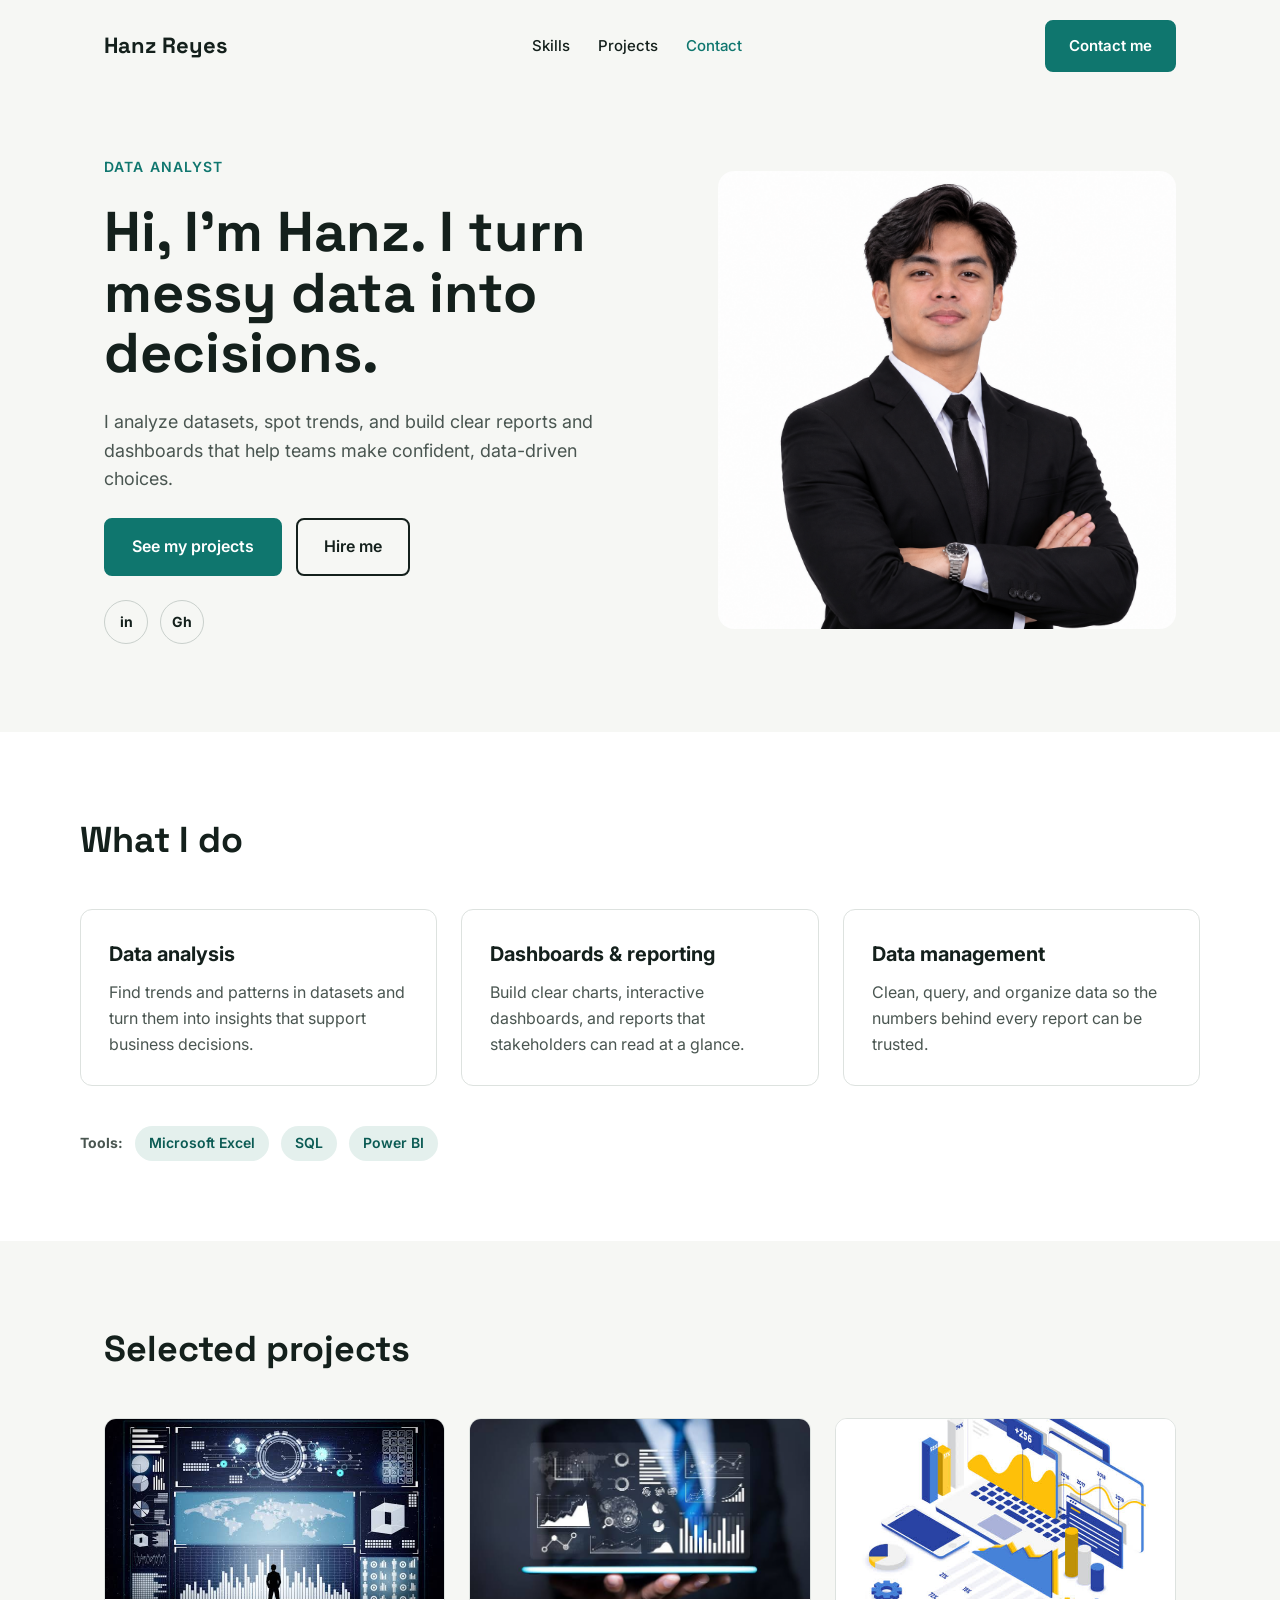
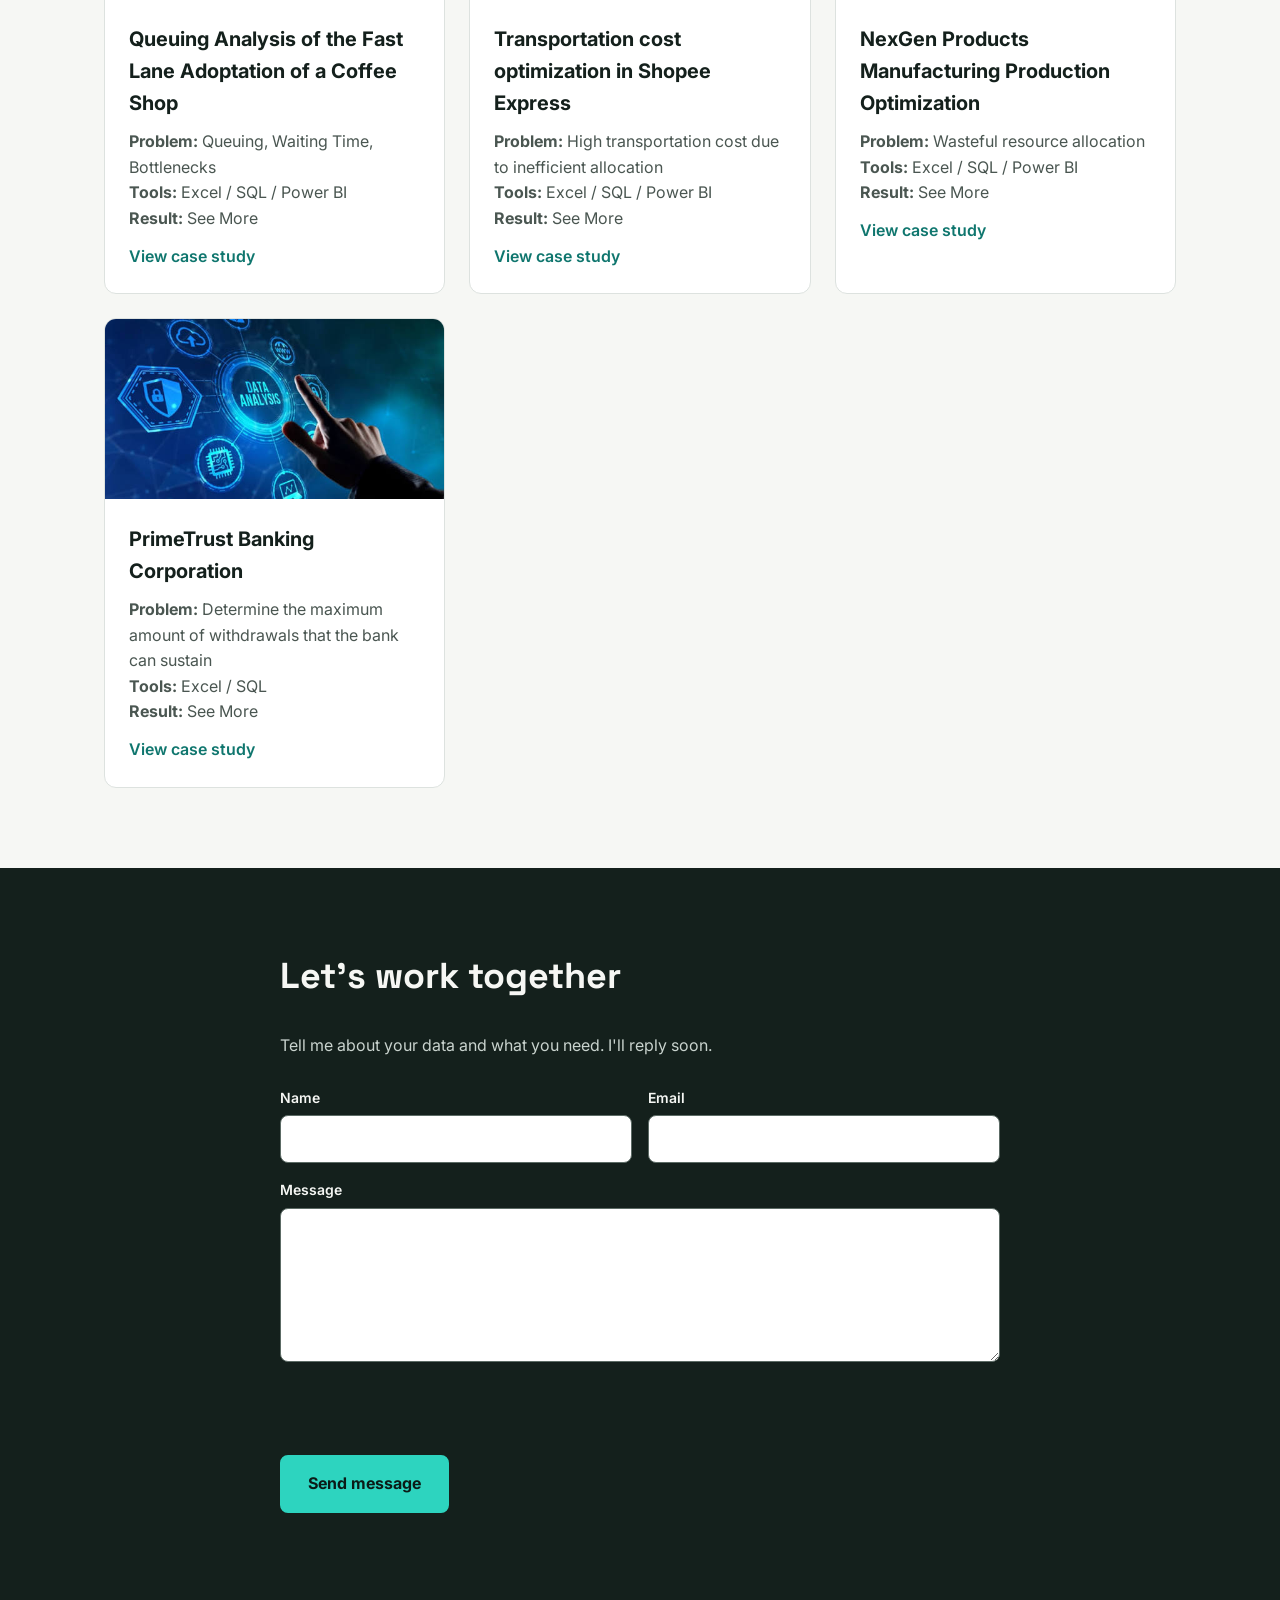
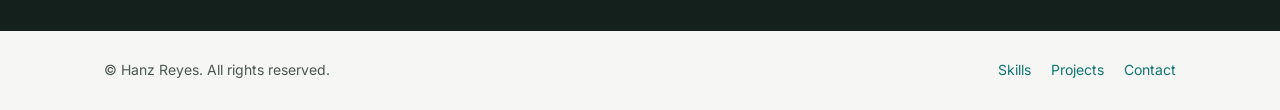
<file: index.html>
<!DOCTYPE html>
<html lang="en">
<head>
  <meta charset="UTF-8">
  <meta name="viewport" content="width=device-width, initial-scale=1.0">
  <meta name="description" content="Hanz Reyes — Data Analyst portfolio">
  <title>Hanz Reyes | Data Analyst</title>
  <link rel="preconnect" href="https://fonts.googleapis.com">
  <link href="https://fonts.googleapis.com/css2?family=Inter:wght@400;500;600;700&family=Space+Grotesk:wght@600;700&display=swap" rel="stylesheet">
  <link rel="stylesheet" href="style.css">
</head>
<body>
  <header class="header">
    <a href="#home" class="logo">Hanz Reyes</a>
    <nav class="navbar" aria-label="Main navigation">
      <a href="#skills">Skills</a>
      <a href="#projects">Projects</a>
      <a href="#contact">Contact</a>
    </nav>
    <a href="#contact" class="btn btn-sm">Contact me</a>
  </header>

  <main>
    <section class="home" id="home">
      <div class="home-content">
        <p class="eyebrow">Data Analyst</p>
        <h1>Hi, I'm Hanz. I turn messy data into decisions.</h1>
        <p class="lead">I analyze datasets, spot trends, and build clear reports and dashboards that help teams make confident, data-driven choices.</p>
        <div class="btn-group">
          <a href="#projects" class="btn">See my projects</a>
          <a href="#contact" class="btn btn-outline">Hire me</a>
        </div>
        <div class="social-media">
          <a href="#" aria-label="LinkedIn">in</a>
          <a href="#" aria-label="GitHub">Gh</a>
        </div>
      </div>
      <div class="home-img">
        <img src="HR.png" alt="Portrait of Hanz Reyes">
      </div>
    </section>

    <section class="skills" id="skills">
      <div class="container">
        <h2 class="heading">What I do</h2>
        <div class="services-container">
          <article class="service-box">
            <h3>Data analysis</h3>
            <p>Find trends and patterns in datasets and turn them into insights that support business decisions.</p>
          </article>
          <article class="service-box">
            <h3>Dashboards &amp; reporting</h3>
            <p>Build clear charts, interactive dashboards, and reports that stakeholders can read at a glance.</p>
          </article>
          <article class="service-box">
            <h3>Data management</h3>
            <p>Clean, query, and organize data so the numbers behind every report can be trusted.</p>
          </article>
        </div>
        <div class="tools">
          <strong>Tools:</strong>
          <span class="tag">Microsoft Excel</span>
          <span class="tag">SQL</span>
          <span class="tag">Power BI</span>
        </div>
      </div>
    </section>

    <section class="projects" id="projects">
      <h2 class="heading">Selected projects</h2>
      <div class="projects-container">
        <article class="project-card">
          <img src="project1.jpg" alt="Project 1 dashboard preview">
          <div class="project-body">
            <h3>Queuing Analysis of the Fast Lane Adoptation of a Coffee Shop</h3>
            <p><strong>Problem:</strong> Queuing, Waiting Time, Bottlenecks<br><strong>Tools:</strong> Excel / SQL / Power BI<br><strong>Result:</strong> See More</p>
            <a href="project1.html">View case study</a>
          </div>
        </article>
        <article class="project-card">
          <img src="project2.jpg" alt="Project 2 dashboard preview">
          <div class="project-body">
            <h3>Transportation cost optimization in Shopee Express</h3>
            <p><strong>Problem:</strong> High transportation cost due to inefficient allocation<br><strong>Tools:</strong> Excel / SQL / Power BI<br><strong>Result:</strong> See More</p>
            <a href="project2.html">View case study</a>
          </div>
        </article>
        <article class="project-card">
          <img src="project3.jpg" alt="Project 3 dashboard preview">
          <div class="project-body">
            <h3>NexGen Products Manufacturing Production Optimization</h3>
            <p><strong>Problem:</strong> Wasteful resource allocation<br><strong>Tools:</strong> Excel / SQL / Power BI<br><strong>Result:</strong> See More</p>
            <a href="project3.html">View case study</a>
          </div>
        </article>
        <article class="project-card">
          <img src="project4.jpg" alt="Project 4 dashboard preview">
          <div class="project-body">
            <h3>PrimeTrust Banking Corporation</h3>
            <p><strong>Problem:</strong> Determine the maximum amount of withdrawals that the bank can sustain<br><strong>Tools:</strong> Excel / SQL <br><strong>Result:</strong> See More</p>
            <a href="project4.html">View case study</a>
          </div>
        </article>
      </div>
    </section>

    <section class="contact" id="contact">
      <div class="contact-inner">
        <h2 class="heading">Let's work together</h2>
        <p>Tell me about your data and what you need. I'll reply soon.</p>
        <form action="#" method="post">
          <div class="row">
            <div class="field"><label for="name">Name</label><input id="name" type="text" name="name" required></div>
            <div class="field"><label for="email">Email</label><input id="email" type="email" name="email" required></div>
          </div>
          <div class="field"><label for="message">Message</label><textarea id="message" name="message" rows="5" required></textarea></div>
          <button type="submit" class="btn">Send message</button>
        </form>
      </div>
    </section>
  </main>

  <footer class="footer">
    <p>&copy; Hanz Reyes. All rights reserved.</p>
    <ul>
      <li><a href="#skills">Skills</a></li>
      <li><a href="#projects">Projects</a></li>
      <li><a href="#contact">Contact</a></li>
    </ul>
  </footer>
  <script src="script.js"></script>
</body>
</html>
</file>
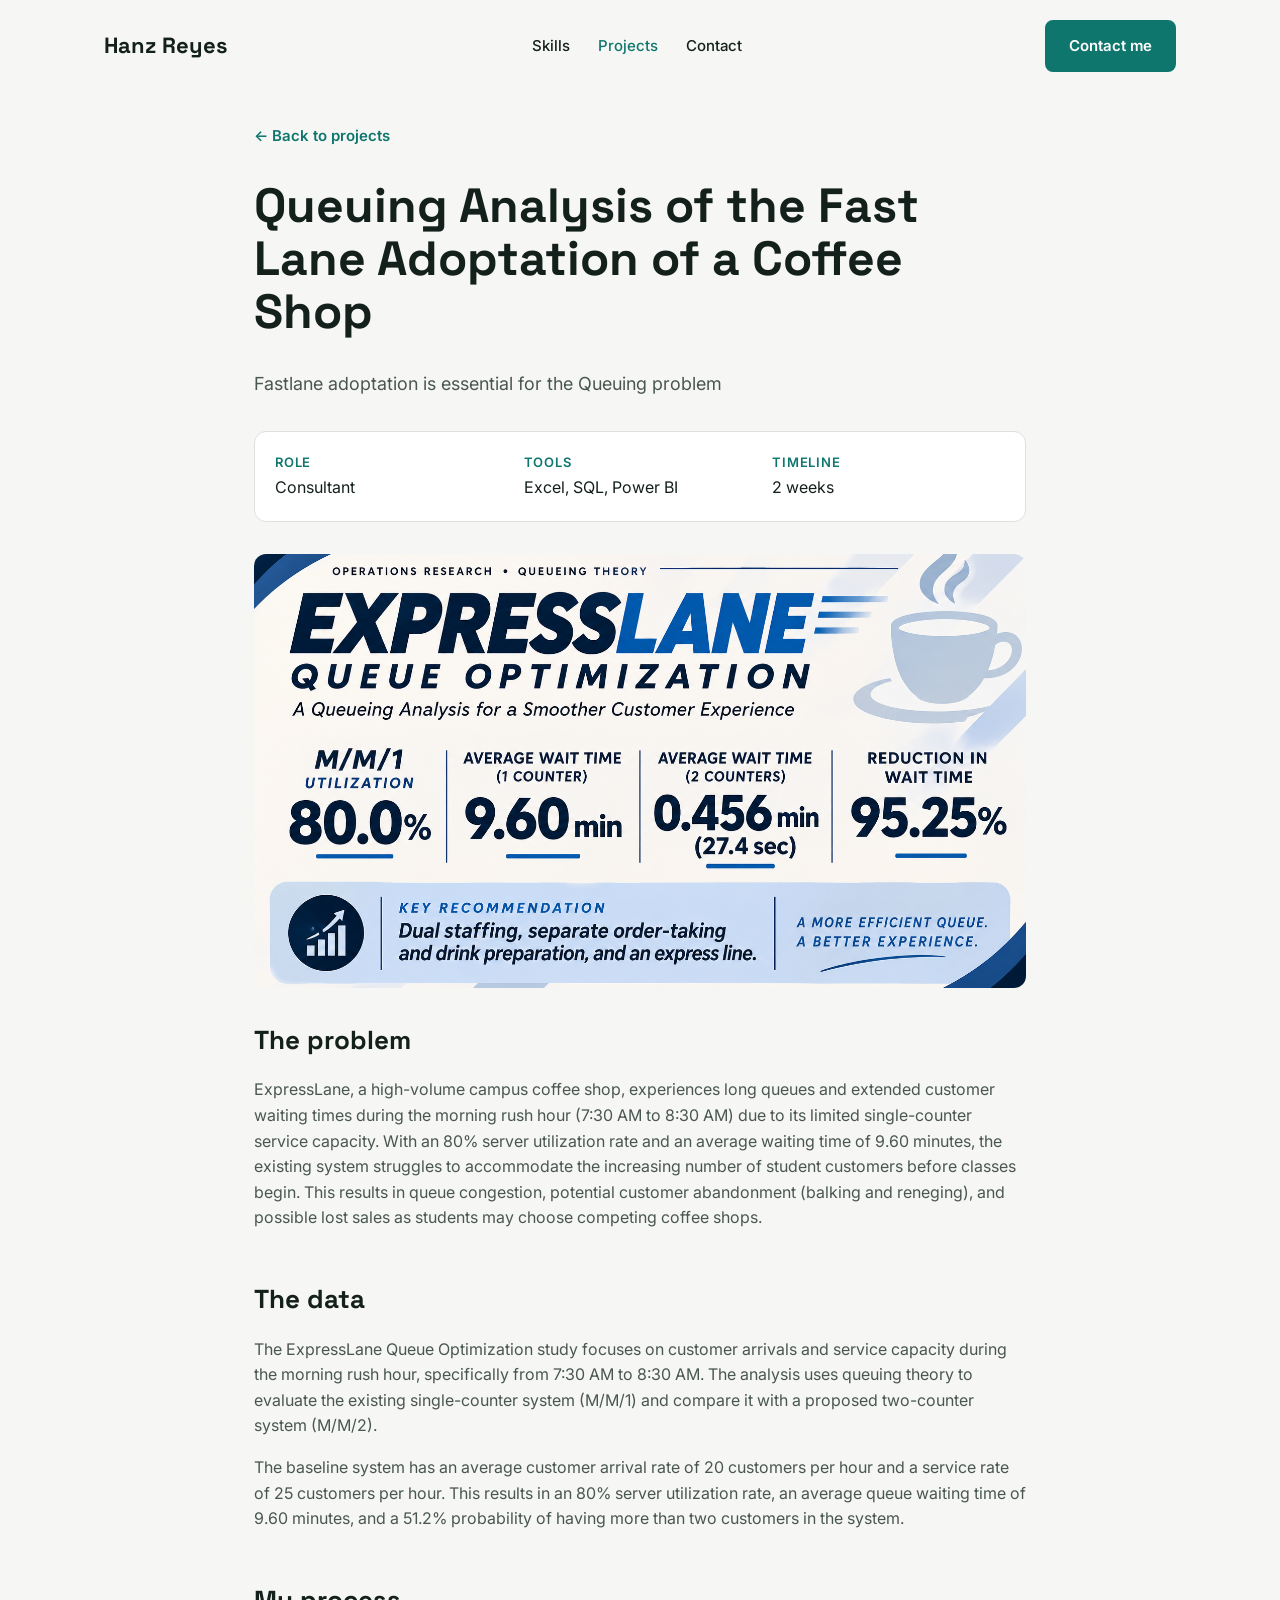
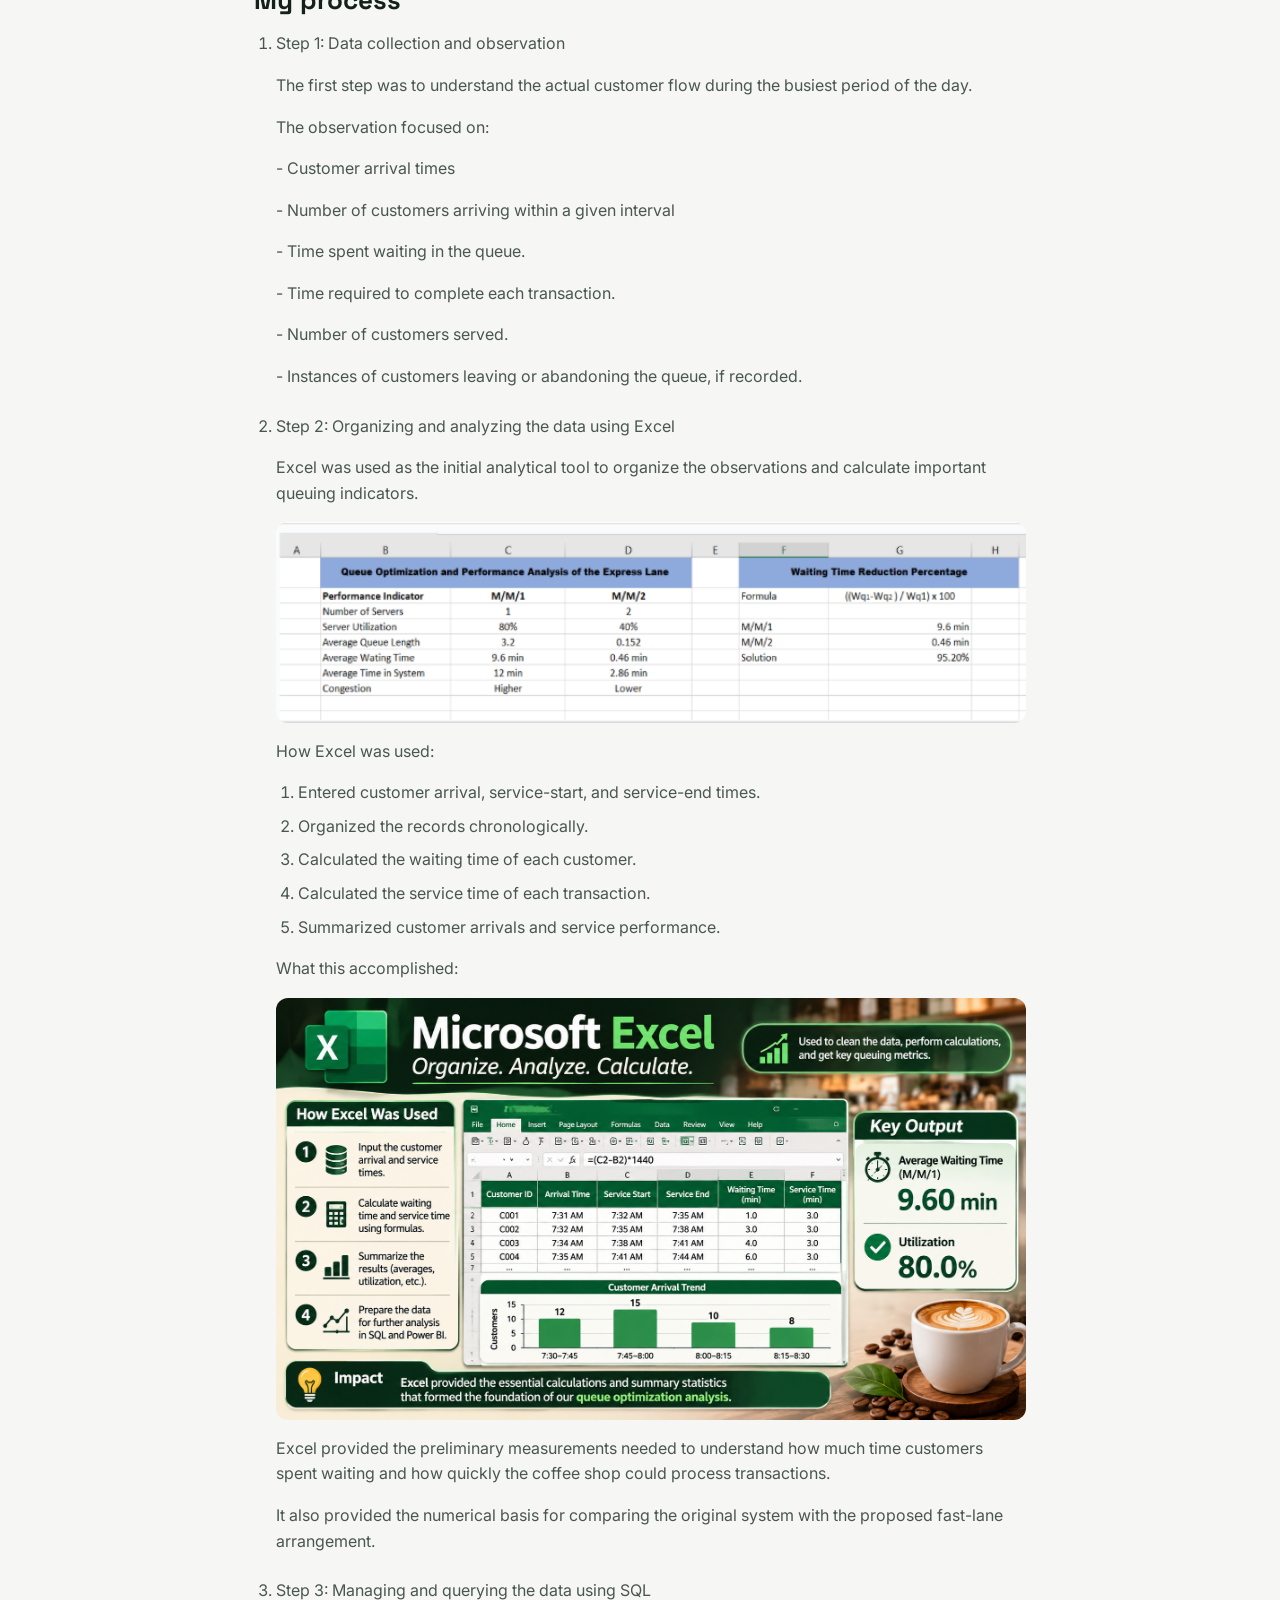
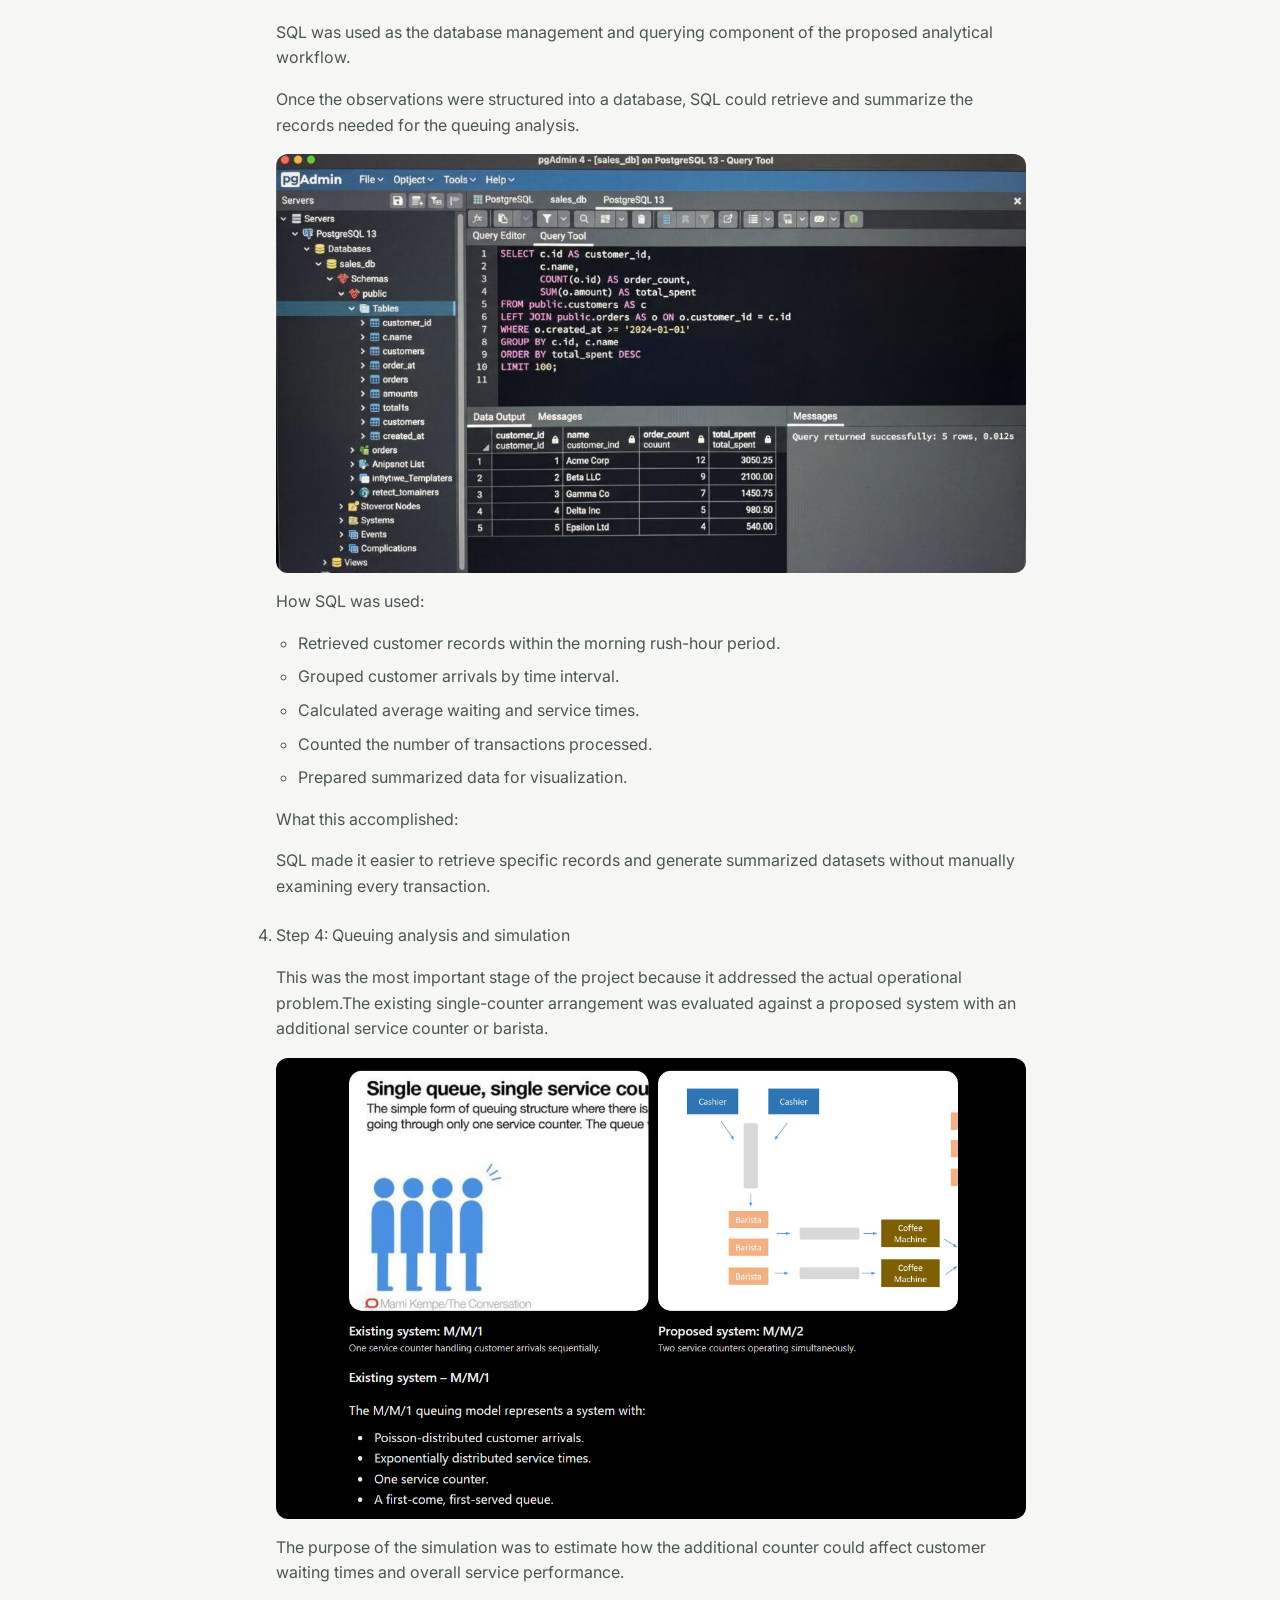
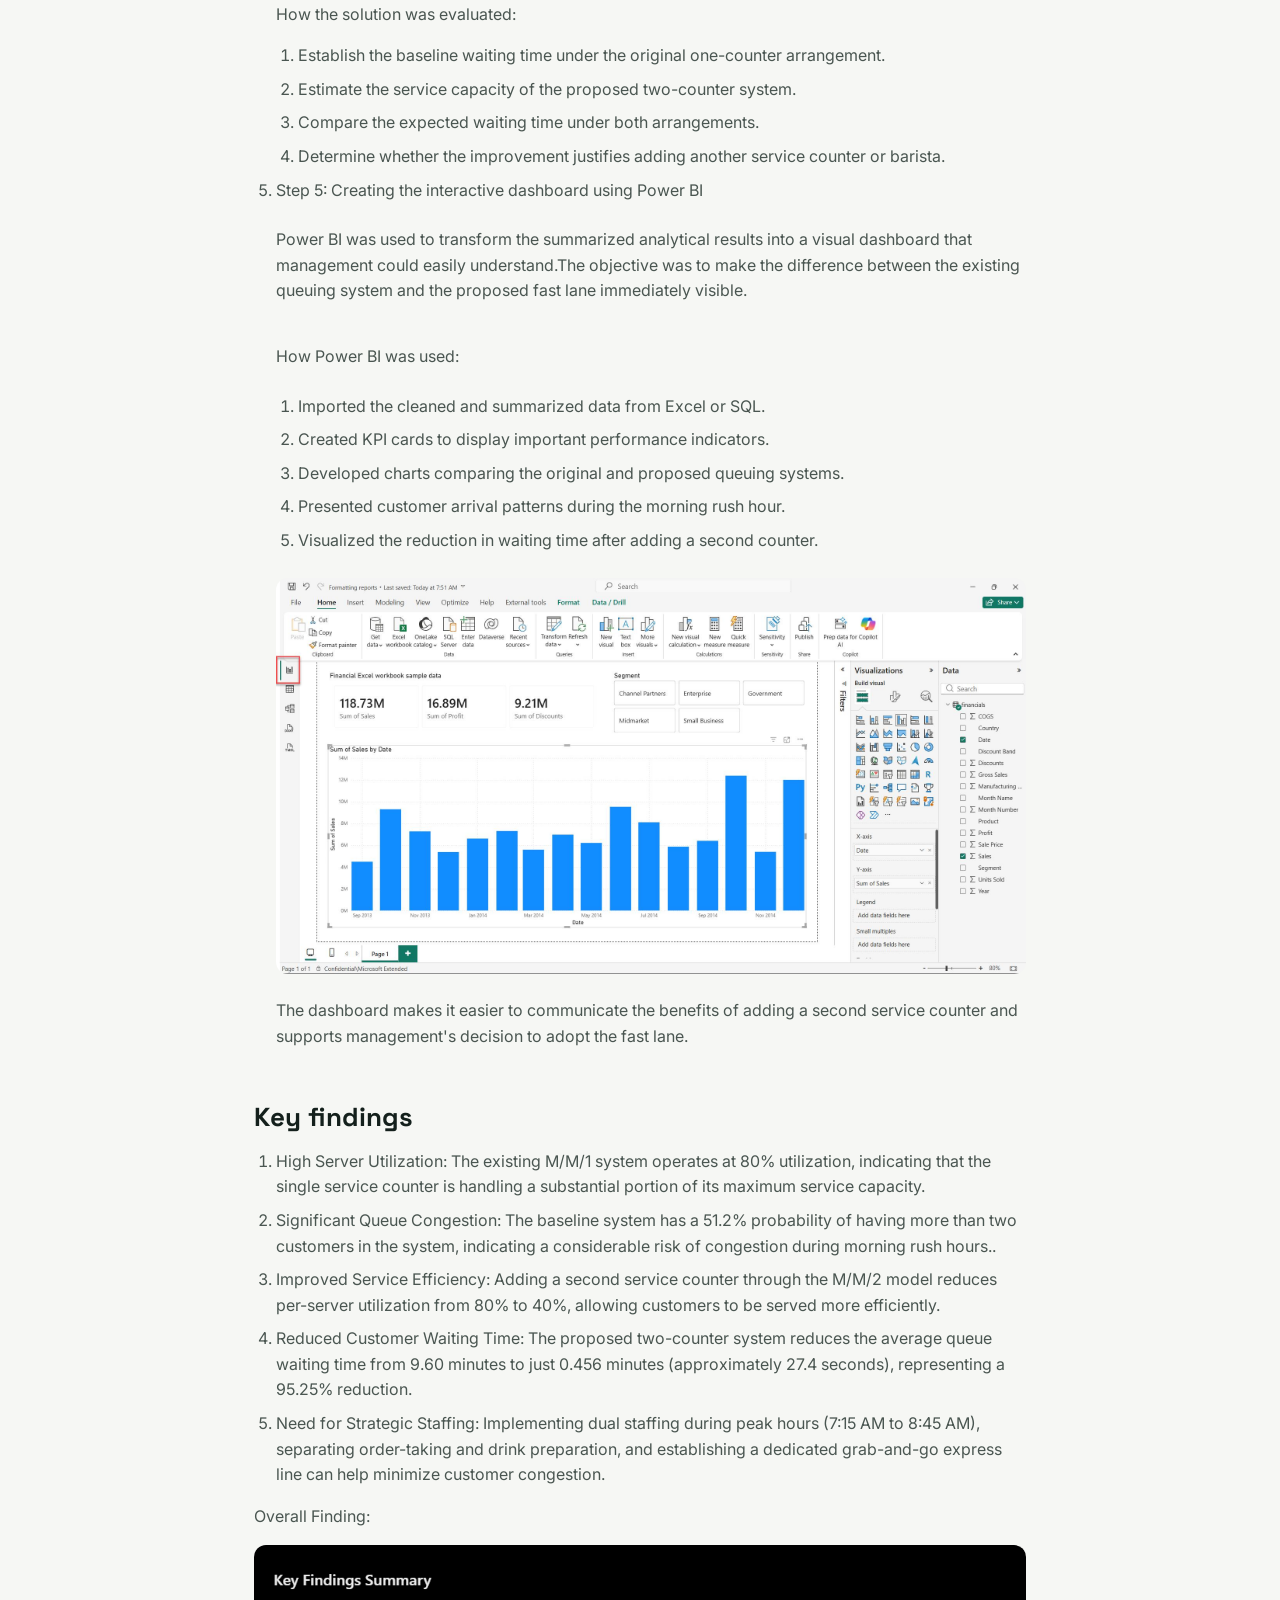
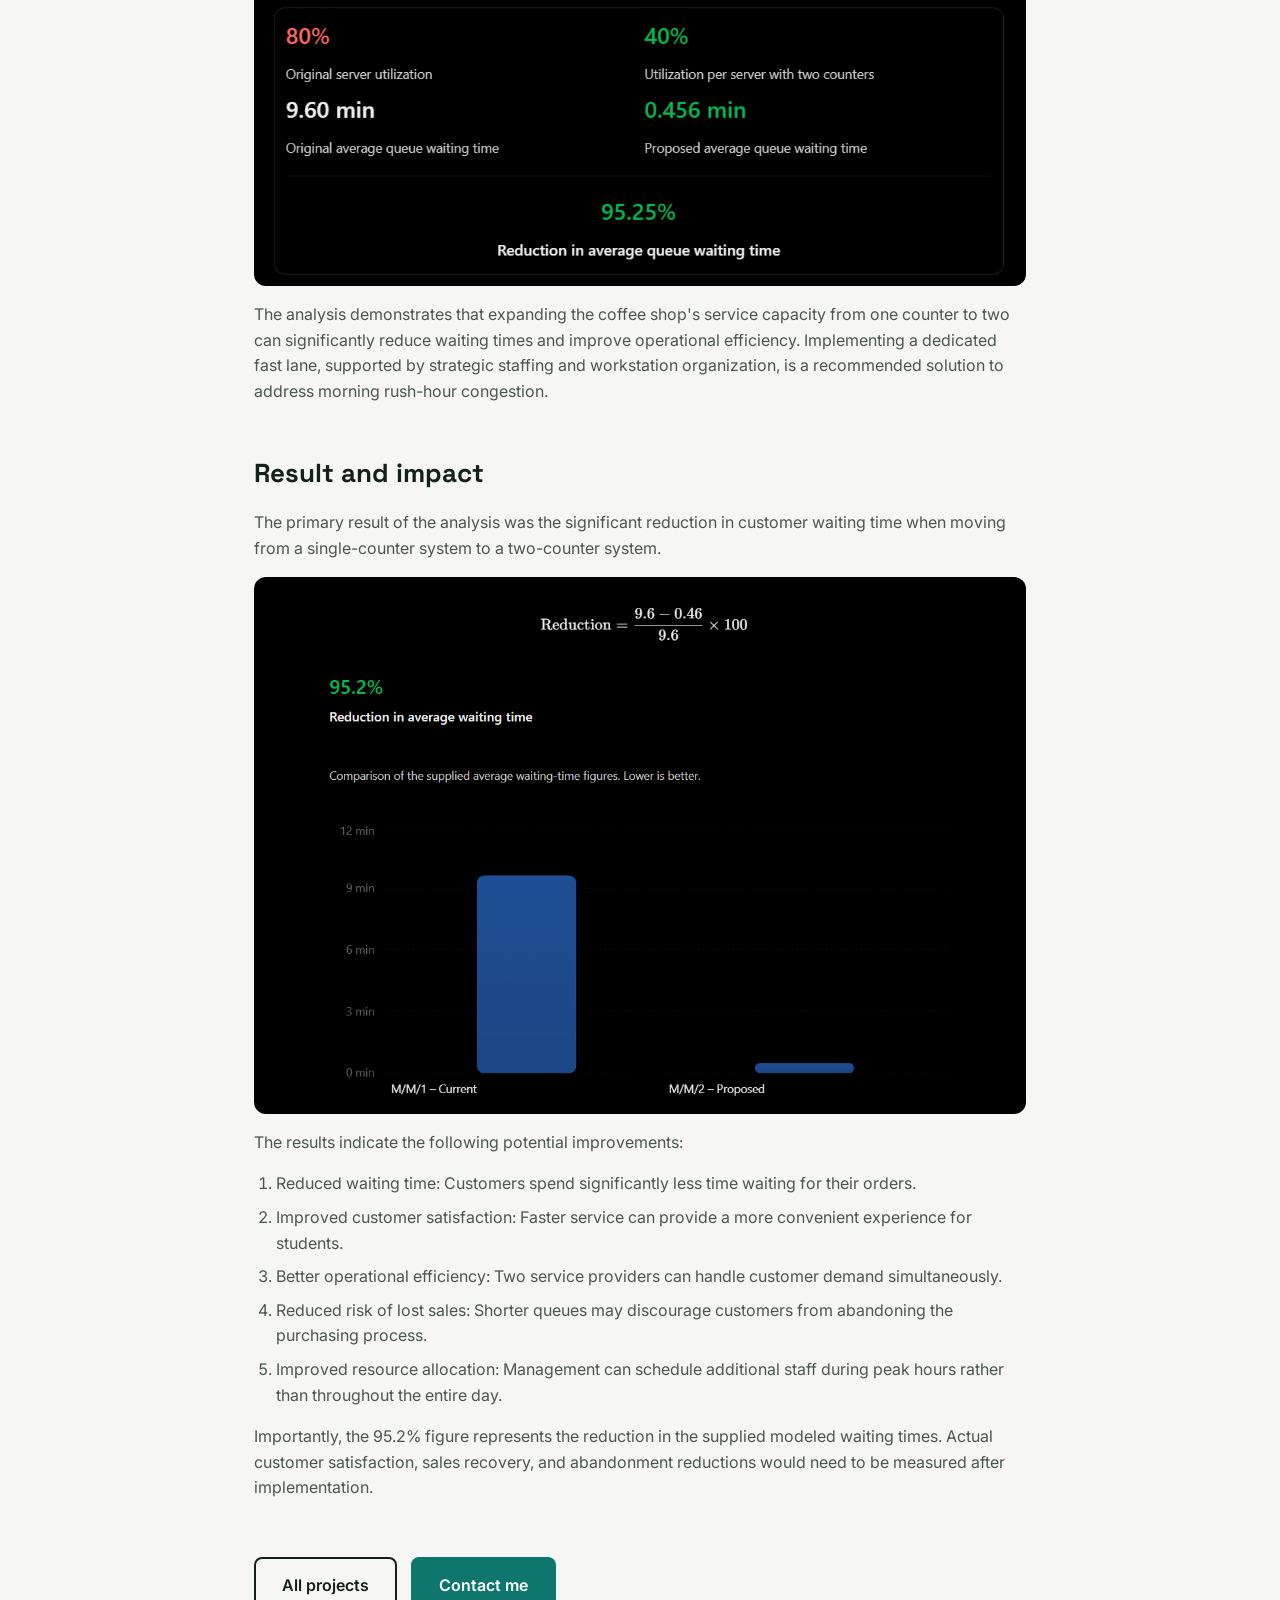
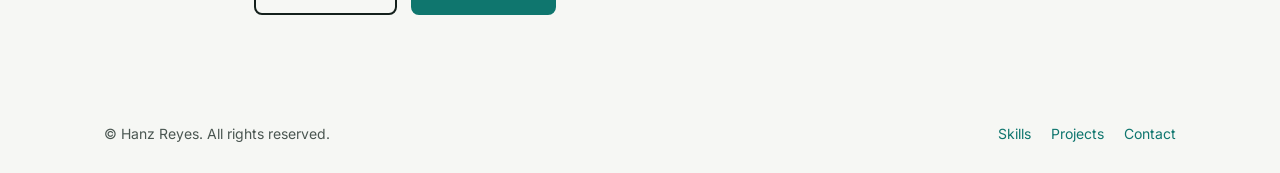
<file: project1.html>
<!DOCTYPE html>
<html lang="en">
<head>
  <meta charset="UTF-8">
  <meta name="viewport" content="width=device-width, initial-scale=1.0">
  <title>Queuing Analysis of the Fast Lane Adoptation of a Coffee Shop | Hanz Reyes</title>
  <link rel="preconnect" href="https://fonts.googleapis.com">
  <link href="https://fonts.googleapis.com/css2?family=Inter:wght@400;500;600;700&family=Space+Grotesk:wght@600;700&display=swap" rel="stylesheet">
  <link rel="stylesheet" href="style.css">
</head>
<body>
  <header class="header">
    <a href="index.html" class="logo">Hanz Reyes</a>
    <nav class="navbar" aria-label="Main navigation">
      <a href="index.html#skills">Skills</a>
      <a href="index.html#projects" class="active">Projects</a>
      <a href="index.html#contact">Contact</a>
    </nav>
    <a href="index.html#contact" class="btn btn-sm">Contact me</a>
  </header>

  <main class="project-page">
    <a href="index.html#projects" class="back-link">&larr; Back to projects</a>

    <h1>Queuing Analysis of the Fast Lane Adoptation of a Coffee Shop</h1>
    <p class="lead">Fastlane adoptation is essential for the Queuing problem</p>

    <dl class="project-meta">
      <div><dt>Role</dt><dd>Consultant</dd></div>
      <div><dt>Tools</dt><dd>Excel, SQL, Power BI</dd></div>
      <div><dt>Timeline</dt><dd>2 weeks</dd></div>
    </dl>

    <img class="project-cover" src="p1 infographic.png" alt="Project 1 dashboard preview">

    <section>
      <h2>The problem</h2>
      <p> ExpressLane, a high-volume campus coffee shop, experiences long queues and extended customer waiting times during the morning rush hour (7:30 AM to 8:30 AM) due to its limited single-counter service capacity. With an 80% server utilization rate and an average waiting time of 9.60 minutes, the existing system struggles to accommodate the increasing number of student customers before classes begin. This results in queue congestion, potential customer abandonment (balking and reneging), and possible lost sales as students may choose competing coffee shops.</p>
    </section>

    <section>
      <h2>The data</h2>
      <p> The ExpressLane Queue Optimization study focuses on customer arrivals and service capacity during the morning rush hour, specifically from 7:30 AM to 8:30 AM. The analysis uses queuing theory to evaluate the existing single-counter system (M/M/1) and compare it with a proposed two-counter system (M/M/2).</p>
      <p>The baseline system has an average customer arrival rate of 20 customers per hour and a service rate of 25 customers per hour. This results in an 80% server utilization rate, an average queue waiting time of 9.60 minutes, and a 51.2% probability of having more than two customers in the system.</p>
    </section>

    <section>
      <h2>My process</h2>
      <ol>
        <li>Step 1: Data collection and observation
            <p>The first step was to understand the actual customer flow during the busiest period of the day.</p>

            <p>The observation focused on:</p>
            <p>- Customer arrival times</p>
            <p>- Number of customers arriving within a given interval</p>
            <p>- Time spent waiting in the queue.</p>
            <p>- Time required to complete each transaction.</p>
            <p>- Number of customers served.</p>
            <p>- Instances of customers leaving or abandoning the queue, if recorded.</p>
        </li>

        <li>Step 2: Organizing and analyzing the data using Excel
          <p>Excel was used as the initial analytical tool to organize the observations and calculate important queuing indicators.</p>

        <img src="p1Excelmy.png" alt="Project 1 Excel arrangement of data"> 

          <p>How Excel was used:</p>
            <ol>
              <li>Entered customer arrival, service-start, and service-end times.</li>
              <li>Organized the records chronologically.</li>
              <li>Calculated the waiting time of each customer.</li>
              <li>Calculated the service time of each transaction.</li>
              <li>Summarized customer arrivals and service performance.</li>
            </ol>
      
          <p>What this accomplished:</p>

          <img src="p1Excel.png" alt="Project 1 Representaion in Excel"> 
          <p>Excel provided the preliminary measurements needed to understand how much time customers spent waiting and how quickly the coffee shop could process transactions.</p>
          <p>It also provided the numerical basis for comparing the original system with the proposed fast-lane arrangement.</p>
        </li>

        <li>Step 3: Managing and querying the data using SQL
        <p>SQL was used as the database management and querying component of the proposed analytical workflow.</p>
        <p>Once the observations were structured into a database, SQL could retrieve and summarize the records needed for the queuing analysis.</p>

        <img src="p1SQLsample.jpg" alt="Project 1 SQL"> 

        <p>How SQL was used:</p>
          <ul>
            <li>Retrieved customer records within the morning rush-hour period.</li>
            <li>Grouped customer arrivals by time interval.</li>
            <li>Calculated average waiting and service times.</li>
            <li>Counted the number of transactions processed.</li>
            <li>Prepared summarized data for visualization.</li>
          </ul>
        <p>What this accomplished:</p>
        <p>SQL made it easier to retrieve specific records and generate summarized datasets without manually examining every transaction.</p>
        </li>

        <li>Step 4: Queuing analysis and simulation
        <p>This was the most important stage of the project because it addressed the actual operational problem.The existing single-counter arrangement was evaluated against a proposed system with an additional service counter or barista.</p>

        <img src="p1Simulation.png" alt="Project 1 Simulation">

        <p>The purpose of the simulation was to estimate how the additional counter could affect customer waiting times and overall service performance.</p>
        <p>How the solution was evaluated:</p>
        <ol>
          <li>Establish the baseline waiting time under the original one-counter arrangement.</li>
          <li>Estimate the service capacity of the proposed two-counter system.</li>
          <li>Compare the expected waiting time under both arrangements.</li>
          <li>Determine whether the improvement justifies adding another service counter or barista.</li>
        </ol>
        </li>

        <li>Step 5: Creating the interactive dashboard using Power BI</li>
        <p>Power BI was used to transform the summarized analytical results into a visual dashboard that management could easily understand.The objective was to make the difference between the existing queuing system and the proposed fast lane immediately visible.</p>
        <p>How Power BI was used:</p>
        <ol>
          <li>Imported the cleaned and summarized data from Excel or SQL.</li>
          <li>Created KPI cards to display important performance indicators.</li>
          <li>Developed charts comparing the original and proposed queuing systems.</li>
          <li>Presented customer arrival patterns during the morning rush hour.</li>
          <li>Visualized the reduction in waiting time after adding a second counter.</li>
        </ol>

        <img src="p1PowerBi.jpg" alt="Project 1 Power BI illustration">

        <p>The dashboard makes it easier to communicate the benefits of adding a second service counter and supports management's decision to adopt the fast lane.</p>

      </ol>
    </section>

    <section>
      <h2>Key findings</h2>
      <ol>
        <li>High Server Utilization: The existing M/M/1 system operates at 80% utilization, indicating that the single service counter is handling a substantial portion of its maximum service capacity.</li>
        <li>Significant Queue Congestion: The baseline system has a 51.2% probability of having more than two customers in the system, indicating a considerable risk of congestion during morning rush hours..</li>
        <li>Improved Service Efficiency: Adding a second service counter through the M/M/2 model reduces per-server utilization from 80% to 40%, allowing customers to be served more efficiently.</li>
        <li>Reduced Customer Waiting Time: The proposed two-counter system reduces the average queue waiting time from 9.60 minutes to just 0.456 minutes (approximately 27.4 seconds), representing a 95.25% reduction.</li>
        <li>Need for Strategic Staffing: Implementing dual staffing during peak hours (7:15 AM to 8:45 AM), separating order-taking and drink preparation, and establishing a dedicated grab-and-go express line can help minimize customer congestion.</li>
      </ol>
      <p>Overall Finding:</p>

      <img src="p1Keyfinding.png" alt="Project 1 Findings Preview">

      <p>The analysis demonstrates that expanding the coffee shop's service capacity from one counter to two can significantly reduce waiting times and improve operational efficiency. Implementing a dedicated fast lane, supported by strategic staffing and workstation organization, is a recommended solution to address morning rush-hour congestion.</p>
      
    </section>

    <section>
      <h2>Result and impact</h2>
      <p>The primary result of the analysis was the significant reduction in customer waiting time when moving from a single-counter system to a two-counter system.</p>

      <img src="p1Results.png" alt="Project 1 Results">

      <p>The results indicate the following potential improvements:</p>
      <ol>
        <li>Reduced waiting time: Customers spend significantly less time waiting for their orders.</li>
        <li>Improved customer satisfaction: Faster service can provide a more convenient experience for students.</li>
        <li>Better operational efficiency: Two service providers can handle customer demand simultaneously.</li>
        <li>Reduced risk of lost sales: Shorter queues may discourage customers from abandoning the purchasing process.</li>
        <li>Improved resource allocation: Management can schedule additional staff during peak hours rather than throughout the entire day.</li>
      </ol>
      <p>Importantly, the 95.2% figure represents the reduction in the supplied modeled waiting times. Actual customer satisfaction, sales recovery, and abandonment reductions would need to be measured after implementation.</p>
    </section>

    <div class="project-nav">
      <a href="index.html#projects" class="btn btn-outline">All projects</a>
      <a href="index.html#contact" class="btn">Contact me</a>
    </div>
  </main>

  <footer class="footer">
    <p>&copy; Hanz Reyes. All rights reserved.</p>
    <ul>
      <li><a href="index.html#skills">Skills</a></li>
      <li><a href="index.html#projects">Projects</a></li>
      <li><a href="index.html#contact">Contact</a></li>
    </ul>
  </footer>
  <script src="script.js"></script>
</body>
</html>
</file>
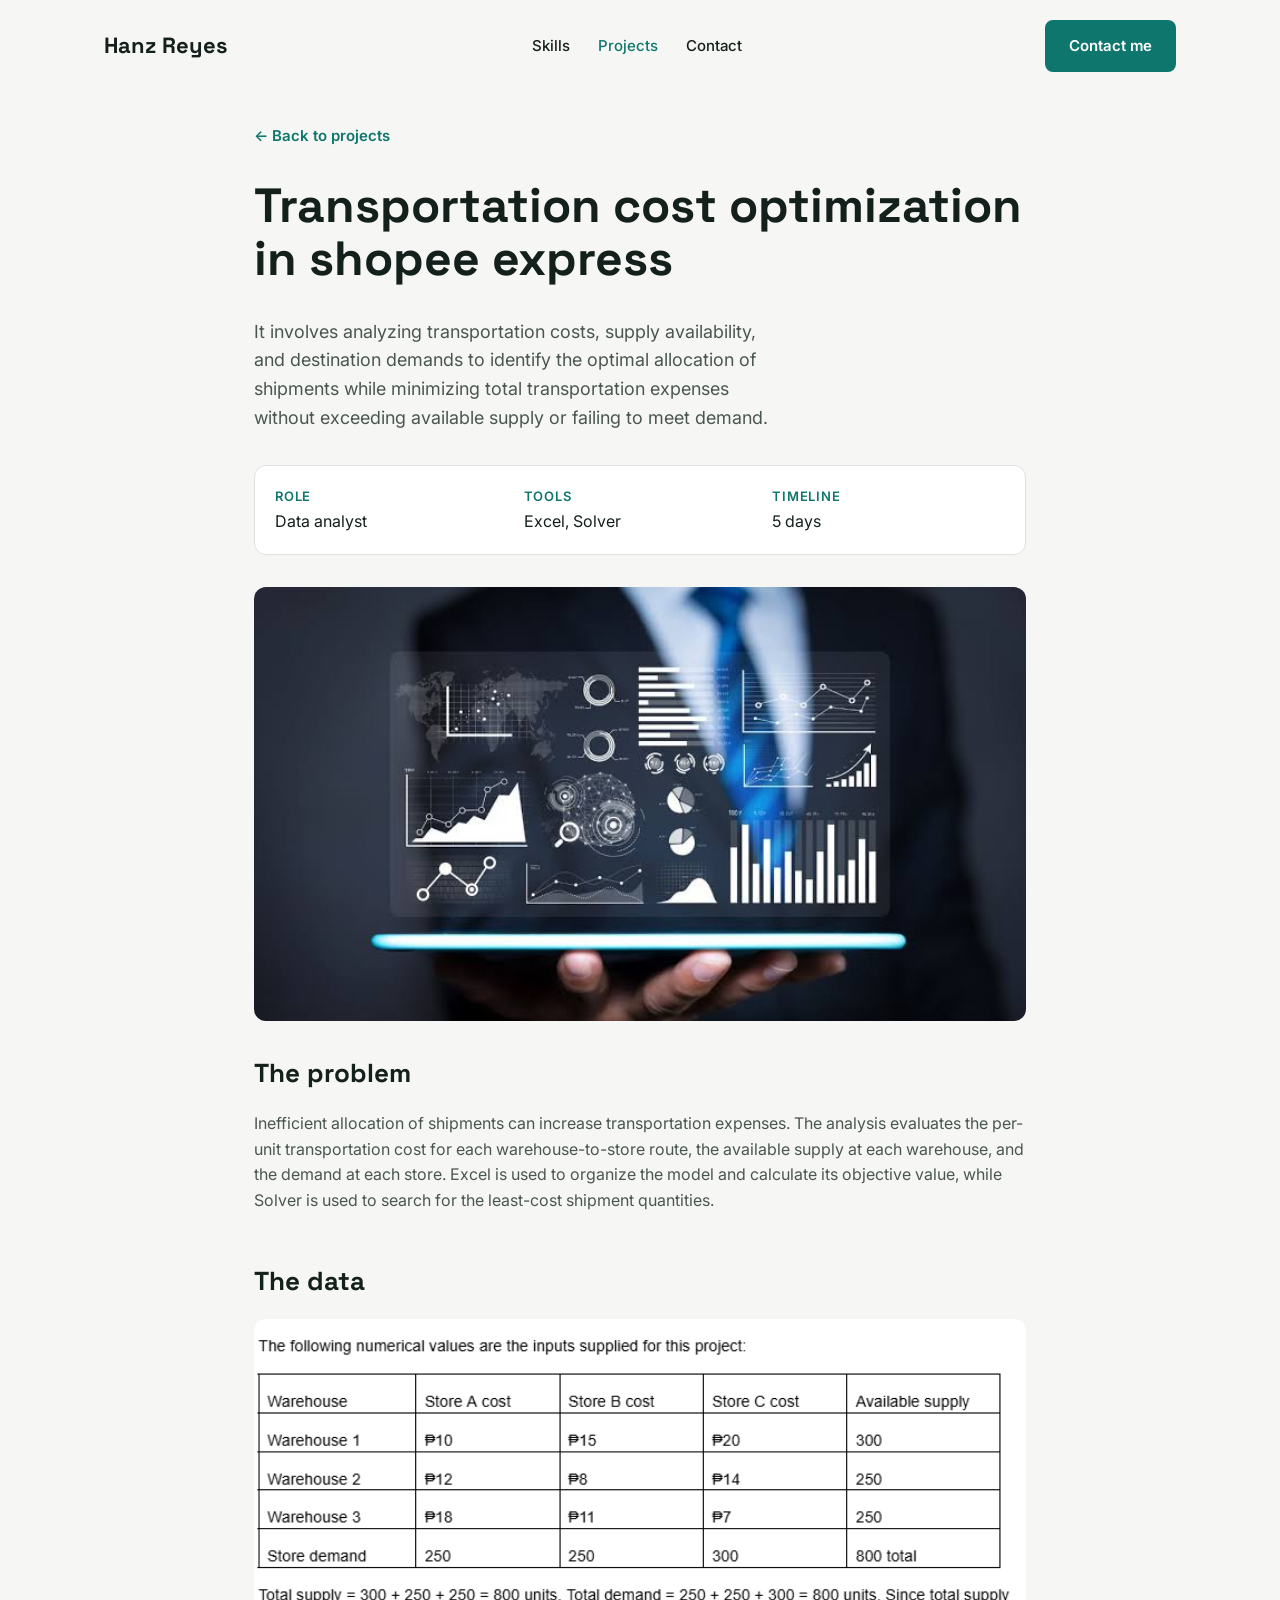
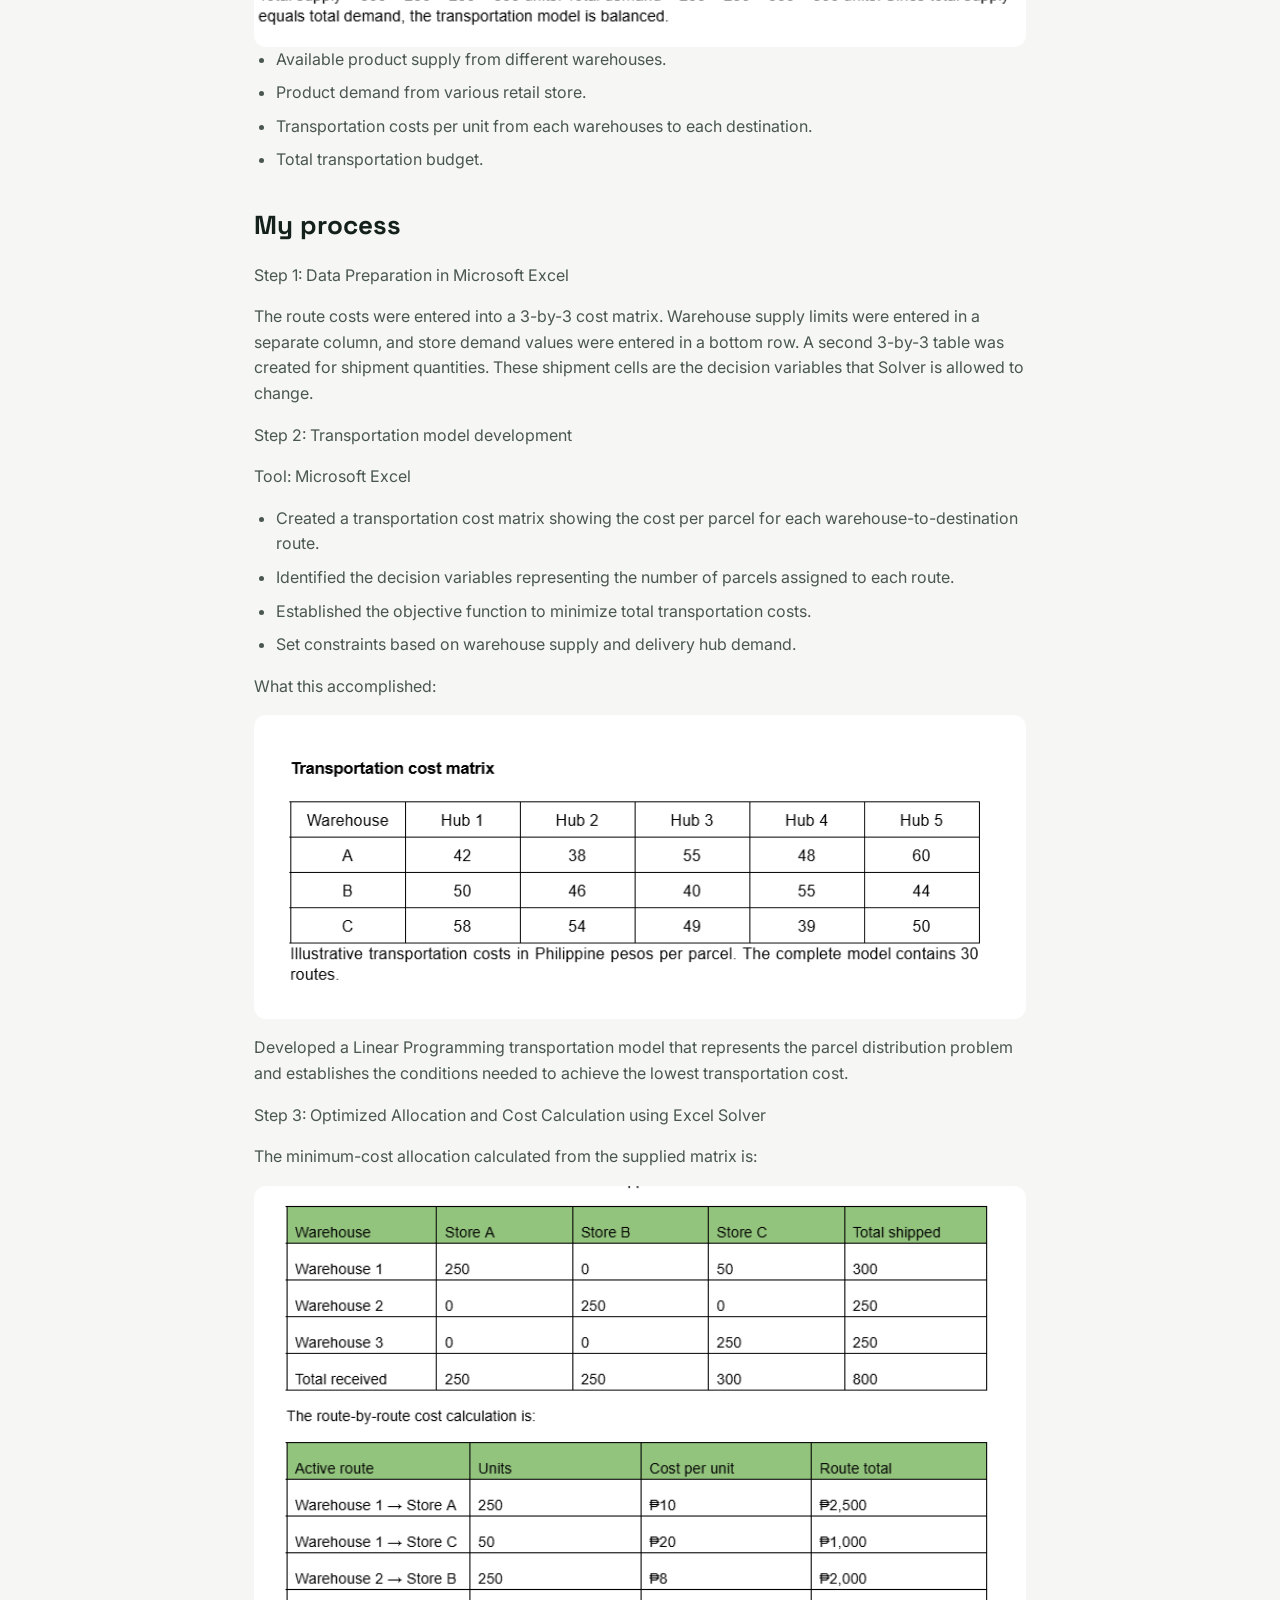
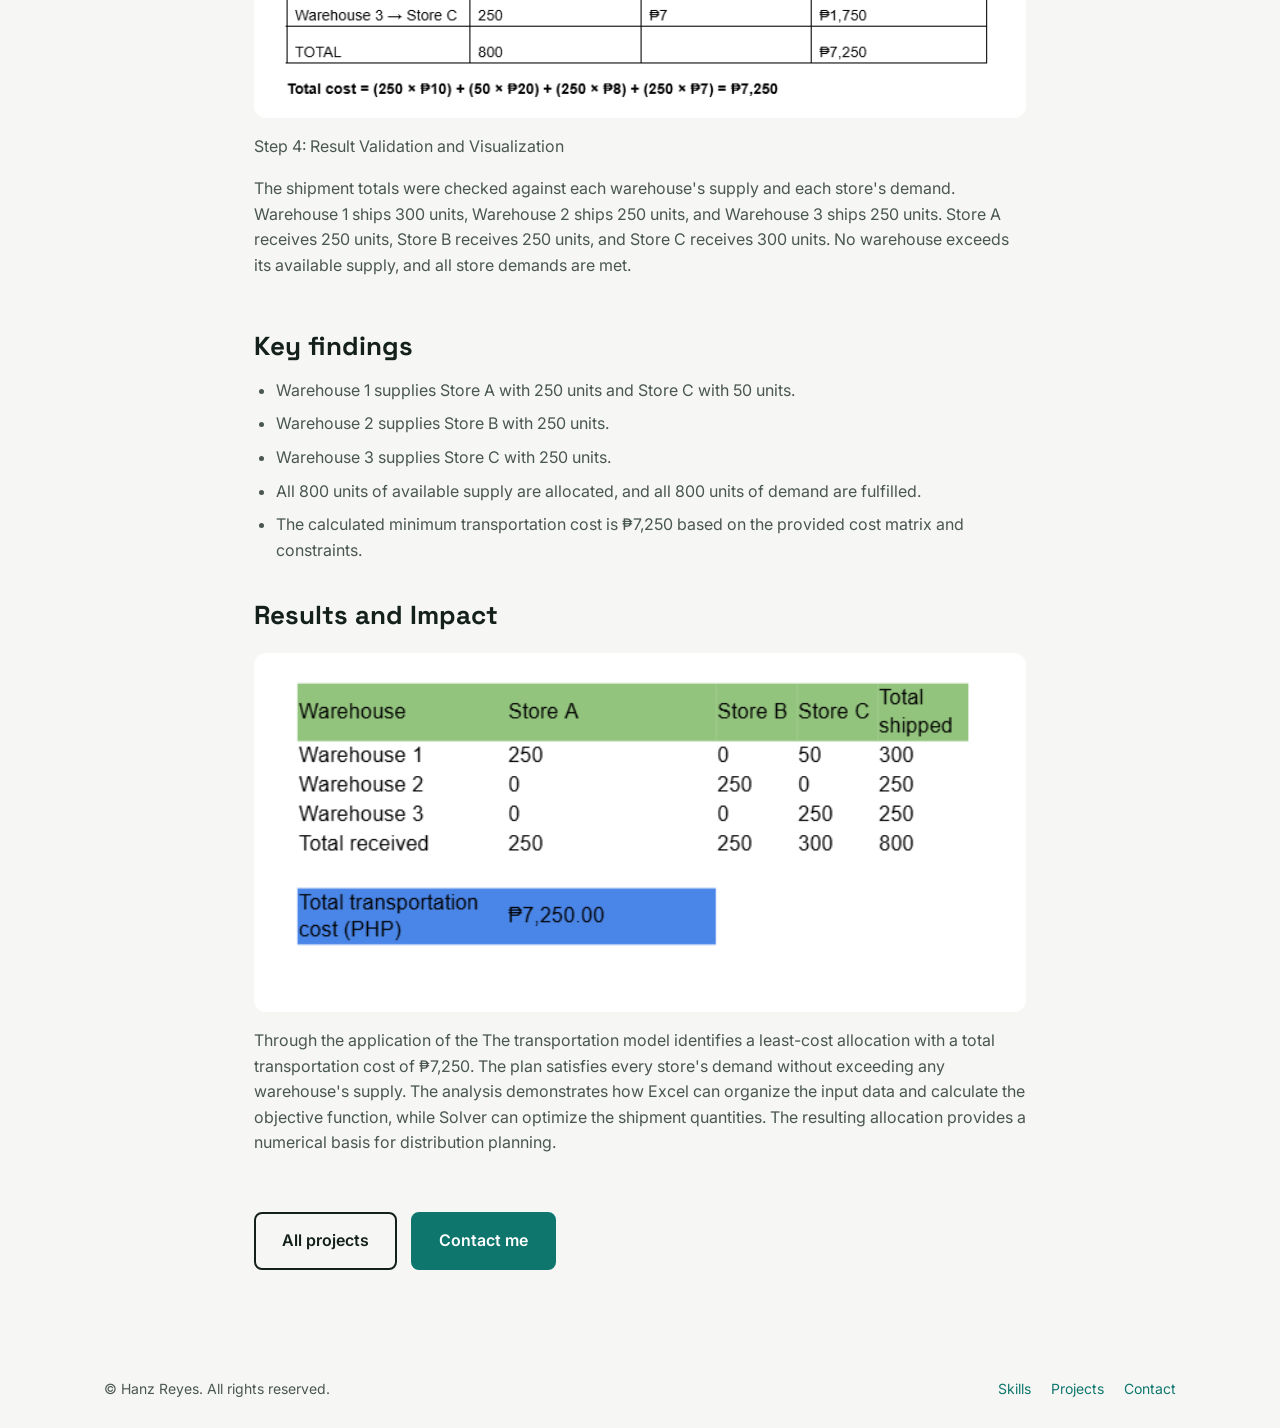
<file: project2.html>
<!DOCTYPE html>
<html lang="en">
<head>
  <meta charset="UTF-8">
  <meta name="viewport" content="width=device-width, initial-scale=1.0">
  <title>Project 2 | Hanz Reyes</title>
  <link rel="preconnect" href="https://fonts.googleapis.com">
  <link href="https://fonts.googleapis.com/css2?family=Inter:wght@400;500;600;700&family=Space+Grotesk:wght@600;700&display=swap" rel="stylesheet">
  <link rel="stylesheet" href="style.css">
</head>
<body>
  <header class="header">
    <a href="index.html" class="logo">Hanz Reyes</a>
    <nav class="navbar" aria-label="Main navigation">
      <a href="index.html#skills">Skills</a>
      <a href="index.html#projects" class="active">Projects</a>
      <a href="index.html#contact">Contact</a>
    </nav>
    <a href="index.html#contact" class="btn btn-sm">Contact me</a>
  </header>

  <main class="project-page">
    <a href="index.html#projects" class="back-link">&larr; Back to projects</a>

    <h1>Transportation cost optimization in shopee express</h1>
    <p class="lead">It involves analyzing transportation costs, supply availability, and destination demands to identify the optimal allocation of shipments while minimizing total transportation expenses without exceeding available supply or failing to meet demand.</p>
    <dl class="project-meta">
      <div><dt>Role</dt><dd>Data analyst</dd></div>
      <div><dt>Tools</dt><dd> Excel, Solver</dd></div>
      <div><dt>Timeline</dt><dd>5 days</dd></div>
    </dl>

    <img class="project-cover" src="project2.jpg" alt="Project 2 dashboard preview">

    <section>
      <h2>The problem</h2>
      <p>Inefficient allocation of shipments can increase transportation expenses. The analysis evaluates the per-unit transportation cost for each warehouse-to-store route, the available supply at each warehouse, and the demand at each store. Excel is used to organize the model and calculate its objective value, while Solver is used to search for the least-cost shipment quantities.</p>
    </section>

    <section>
      <h2>The data</h2>
      <img src="p2Data.png" alt="Describe the chart">
      <ul>  
        <li>Available product supply from different warehouses.</li>
        <li>Product demand from  various retail store.</li>
        <li>Transportation costs per unit from each warehouses to each destination.</li>
        <li>Total transportation budget.</li>
      </ul>
    </section>

    <section>
      <h2>My process</h2>
        <p>Step 1: Data Preparation in Microsoft Excel</p>
        <p>The route costs were entered into a 3-by-3 cost matrix. Warehouse supply limits were entered in a separate column, and store demand values were entered in a bottom row. A second 3-by-3 table was created for shipment quantities. These shipment cells are the decision variables that Solver is allowed to change.</p>

        <p>Step 2: Transportation model development</p>
        <p>Tool: Microsoft Excel</p>
        <ul>
          <li>Created a transportation cost matrix showing the cost per parcel for each warehouse-to-destination route.</li>
          <li>Identified the decision variables representing the number of parcels assigned to each route.</li>
          <li>Established the objective function to minimize total transportation costs.</li>
          <li>Set constraints based on warehouse supply and delivery hub demand.</li>
        </ul>
        <p>What this accomplished:</p>
        <img src="p2Step2.png" alt="Describe the chart">
        <p>Developed a Linear Programming transportation model that represents the parcel distribution problem and establishes the conditions needed to achieve the lowest transportation cost.</p>

        <p>Step 3: Optimized Allocation and Cost Calculation using Excel Solver</p>
        <p>The minimum-cost allocation calculated from the supplied matrix is:</p>
        <img src="p2Step3.png" alt="Describe the chart">
        
        <p>Step 4: Result Validation and Visualization</p>
        <p>The shipment totals were checked against each warehouse's supply and each store's demand. Warehouse 1 ships 300 units, Warehouse 2 ships 250 units, and Warehouse 3 ships 250 units. Store A receives 250 units, Store B receives 250 units, and Store C receives 300 units. No warehouse exceeds its available supply, and all store demands are met.</p>
    </section>

    <section>
      <h2>Key findings</h2>
      <ul>
        <li> Warehouse 1 supplies Store A with 250 units and Store C with 50 units.</li>
        <li> Warehouse 2 supplies Store B with 250 units.</li>
        <li> Warehouse 3 supplies Store C with 250 units.</li>
        <li> All 800 units of available supply are allocated, and all 800 units of demand are fulfilled.</li> 
        <li>The calculated minimum transportation cost is ₱7,250 based on the provided cost matrix and constraints.</li>
       </ul>
    </section>

    <section>
      <h2> Results and Impact </h2>
      <img src="p2Results.png" alt="Describe the chart">
      <p> Through the application of the The transportation model identifies a least-cost allocation with a total transportation cost of ₱7,250. The plan satisfies every store's demand without exceeding any warehouse's supply. The analysis demonstrates how Excel can organize the input data and calculate the objective function, while Solver can optimize the shipment quantities. The resulting allocation provides a numerical basis for distribution planning.</p>
    </section>

    <div class="project-nav">
      <a href="index.html#projects" class="btn btn-outline">All projects</a>
      <a href="index.html#contact" class="btn">Contact me</a>
    </div>
  </main>

  <footer class="footer">
    <p>&copy; Hanz Reyes. All rights reserved.</p>
    <ul>
      <li><a href="index.html#skills">Skills</a></li>
      <li><a href="index.html#projects">Projects</a></li>
      <li><a href="index.html#contact">Contact</a></li>
    </ul>
  </footer>
  <script src="script.js"></script>
</body>
</html>
</file>
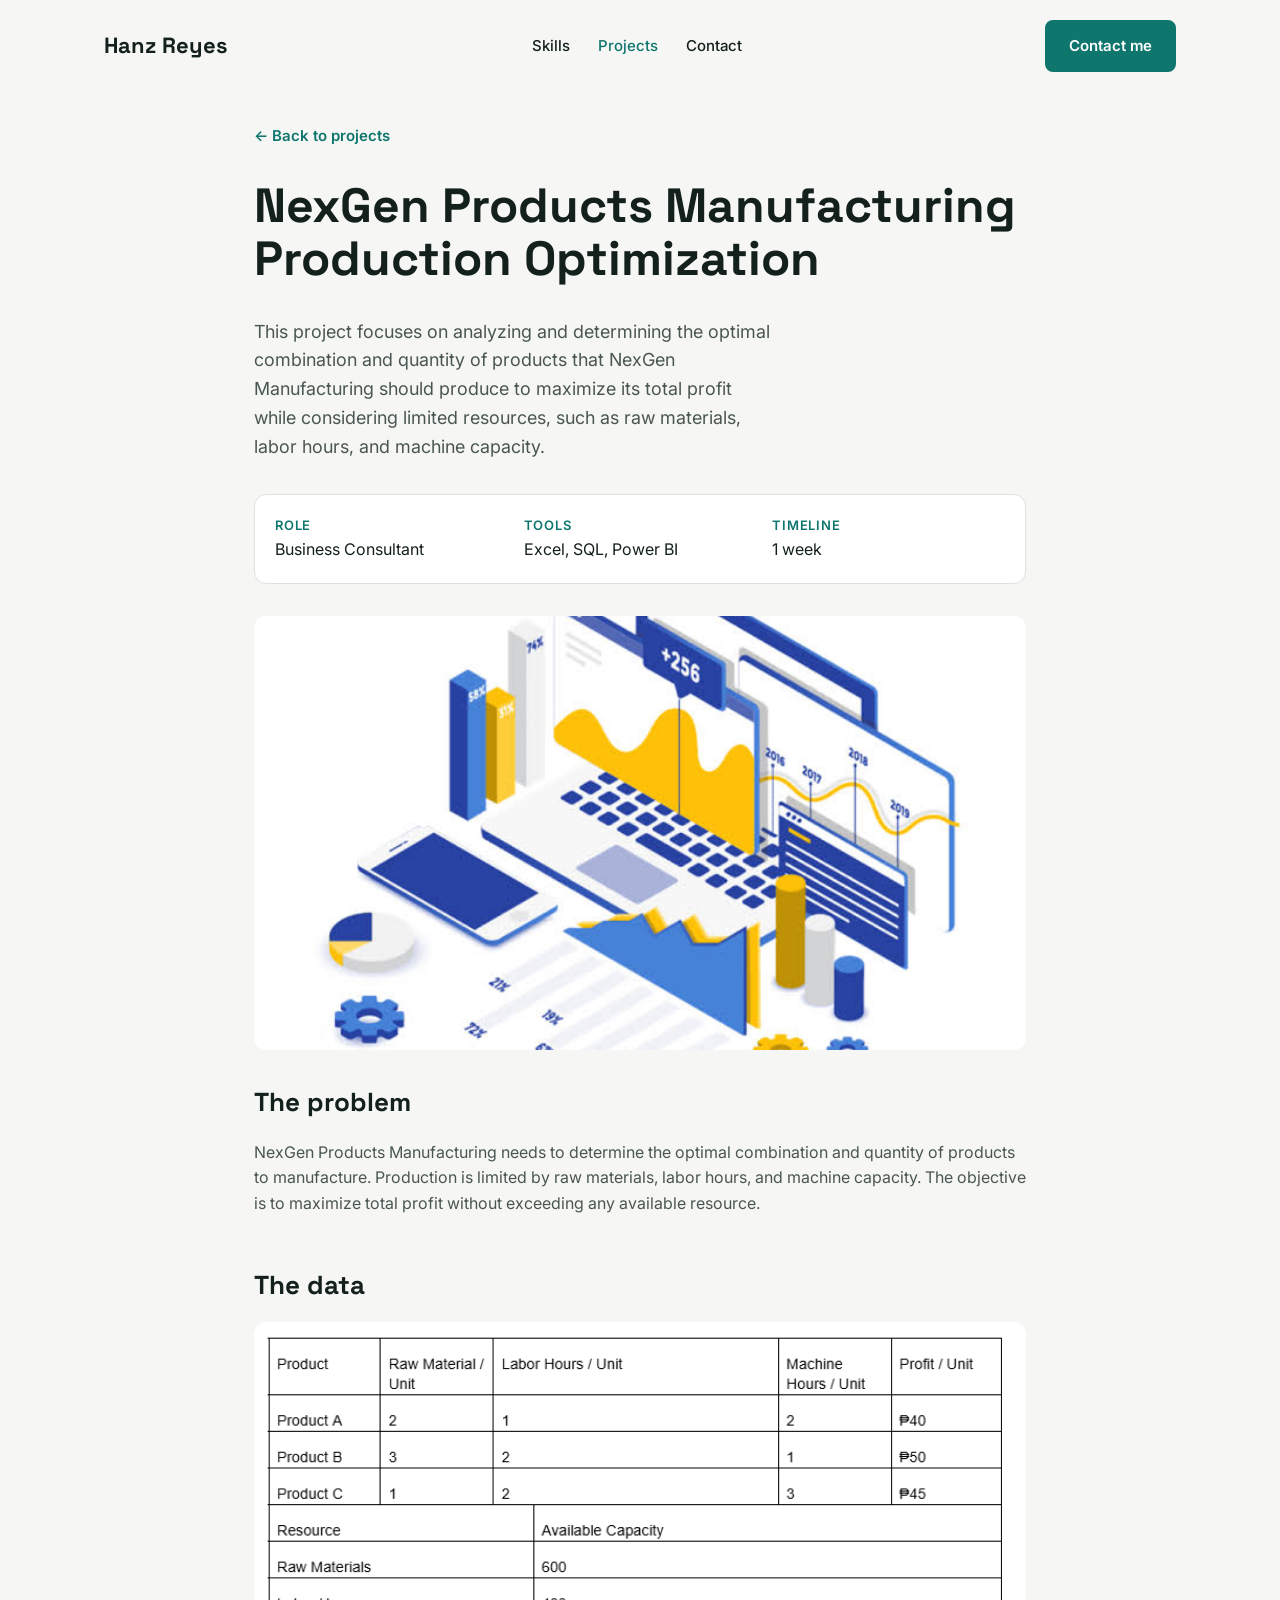
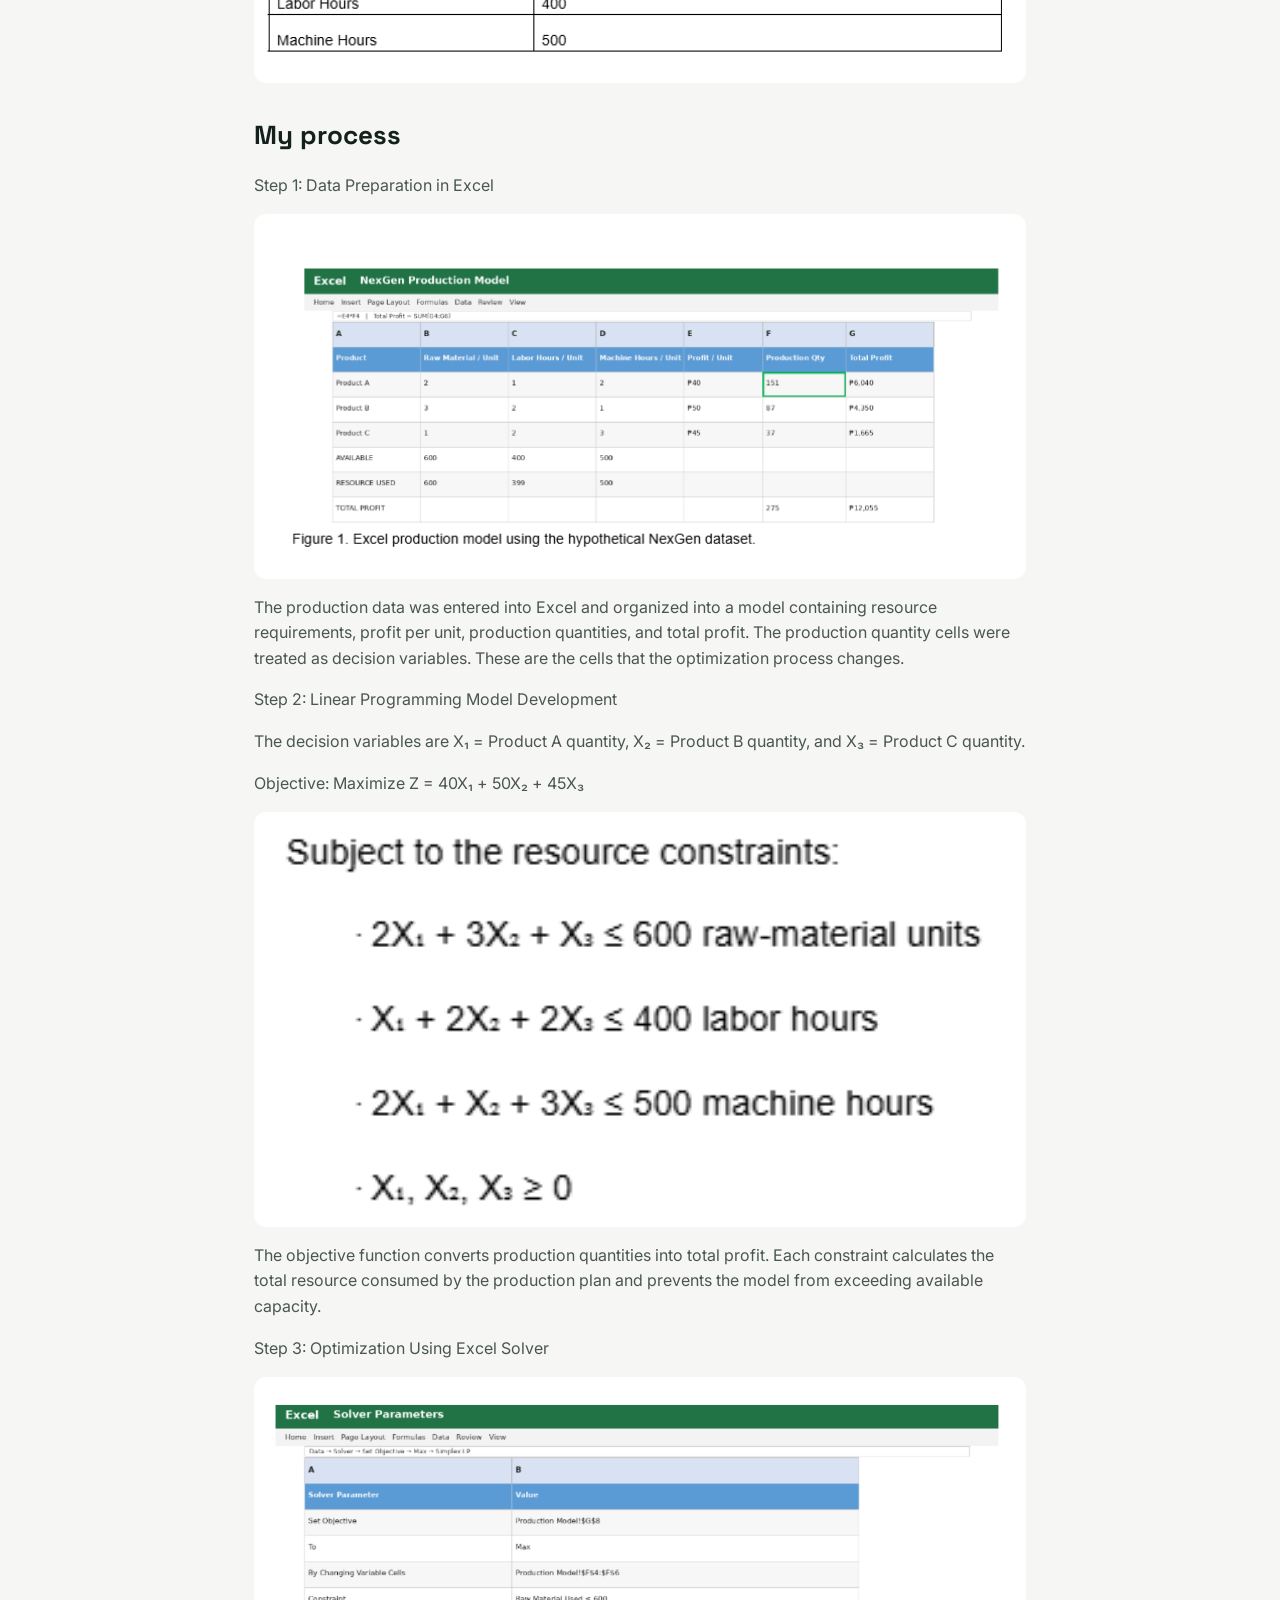
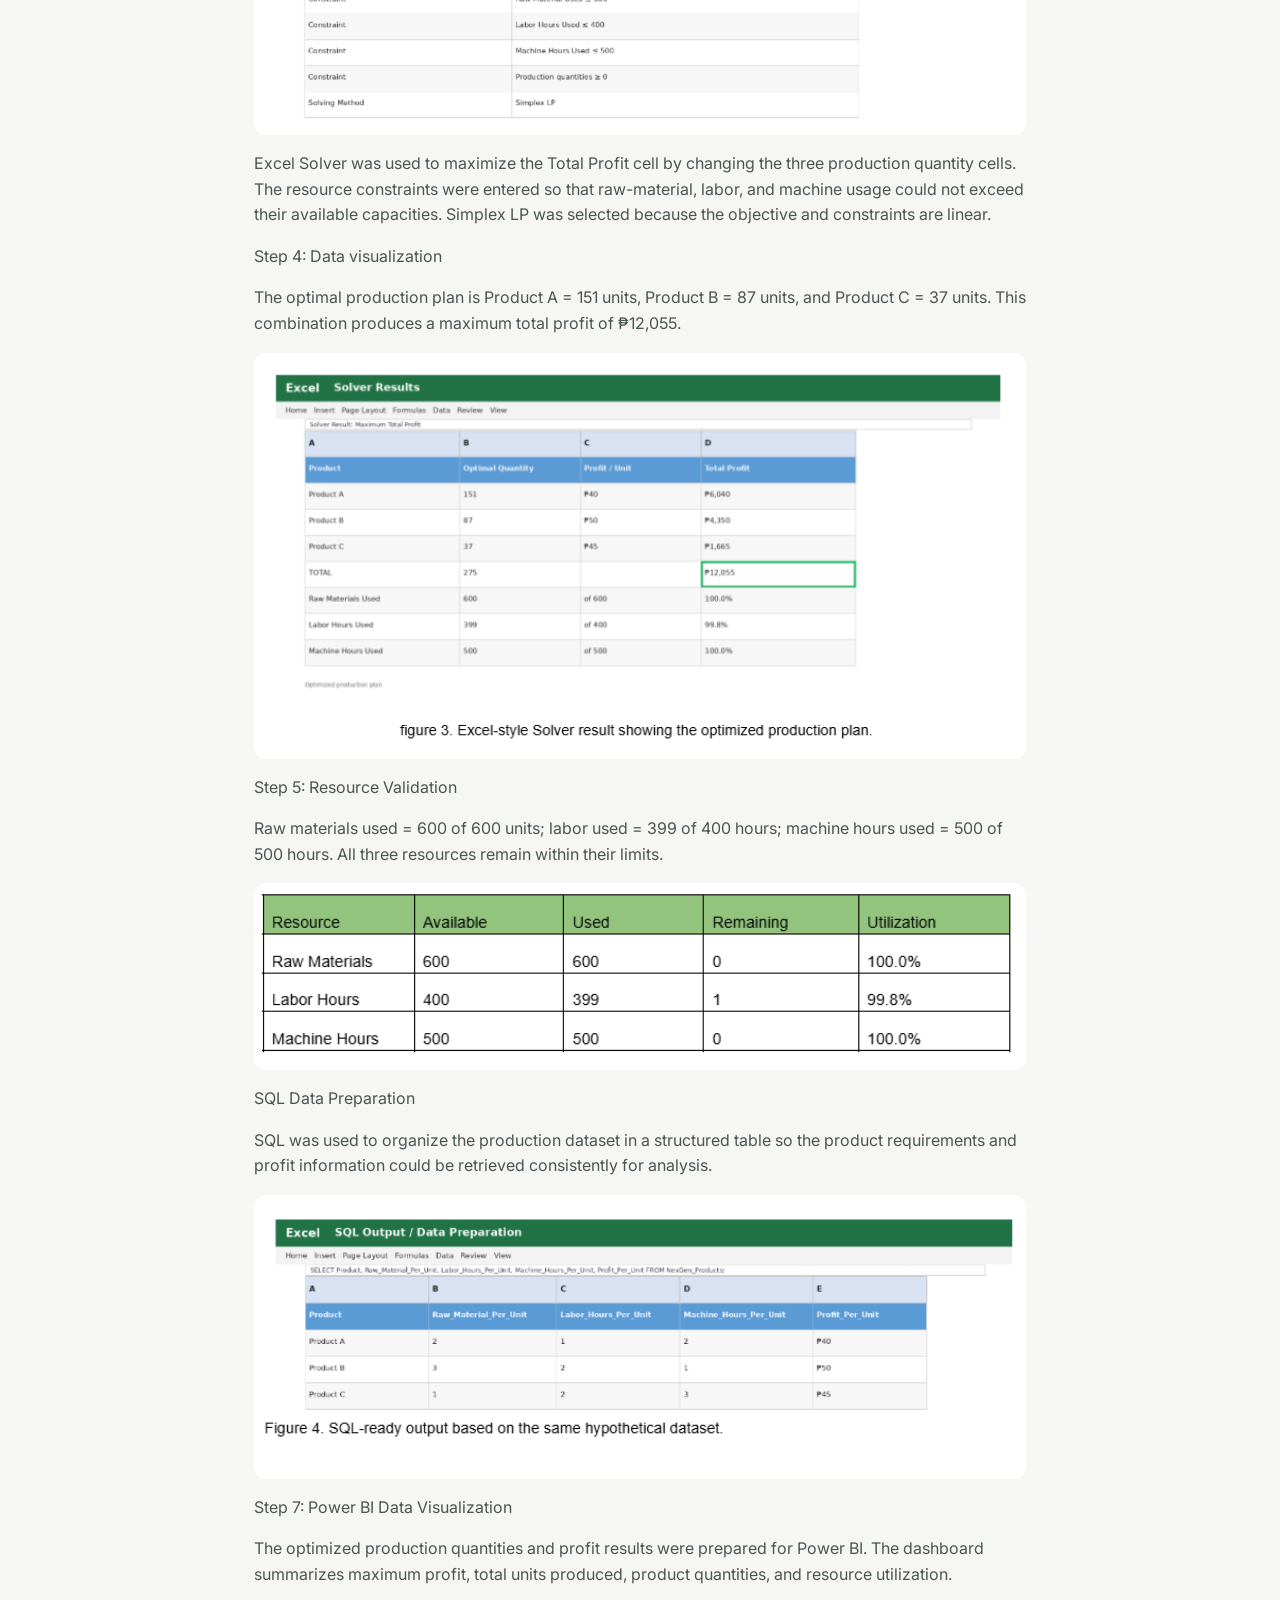
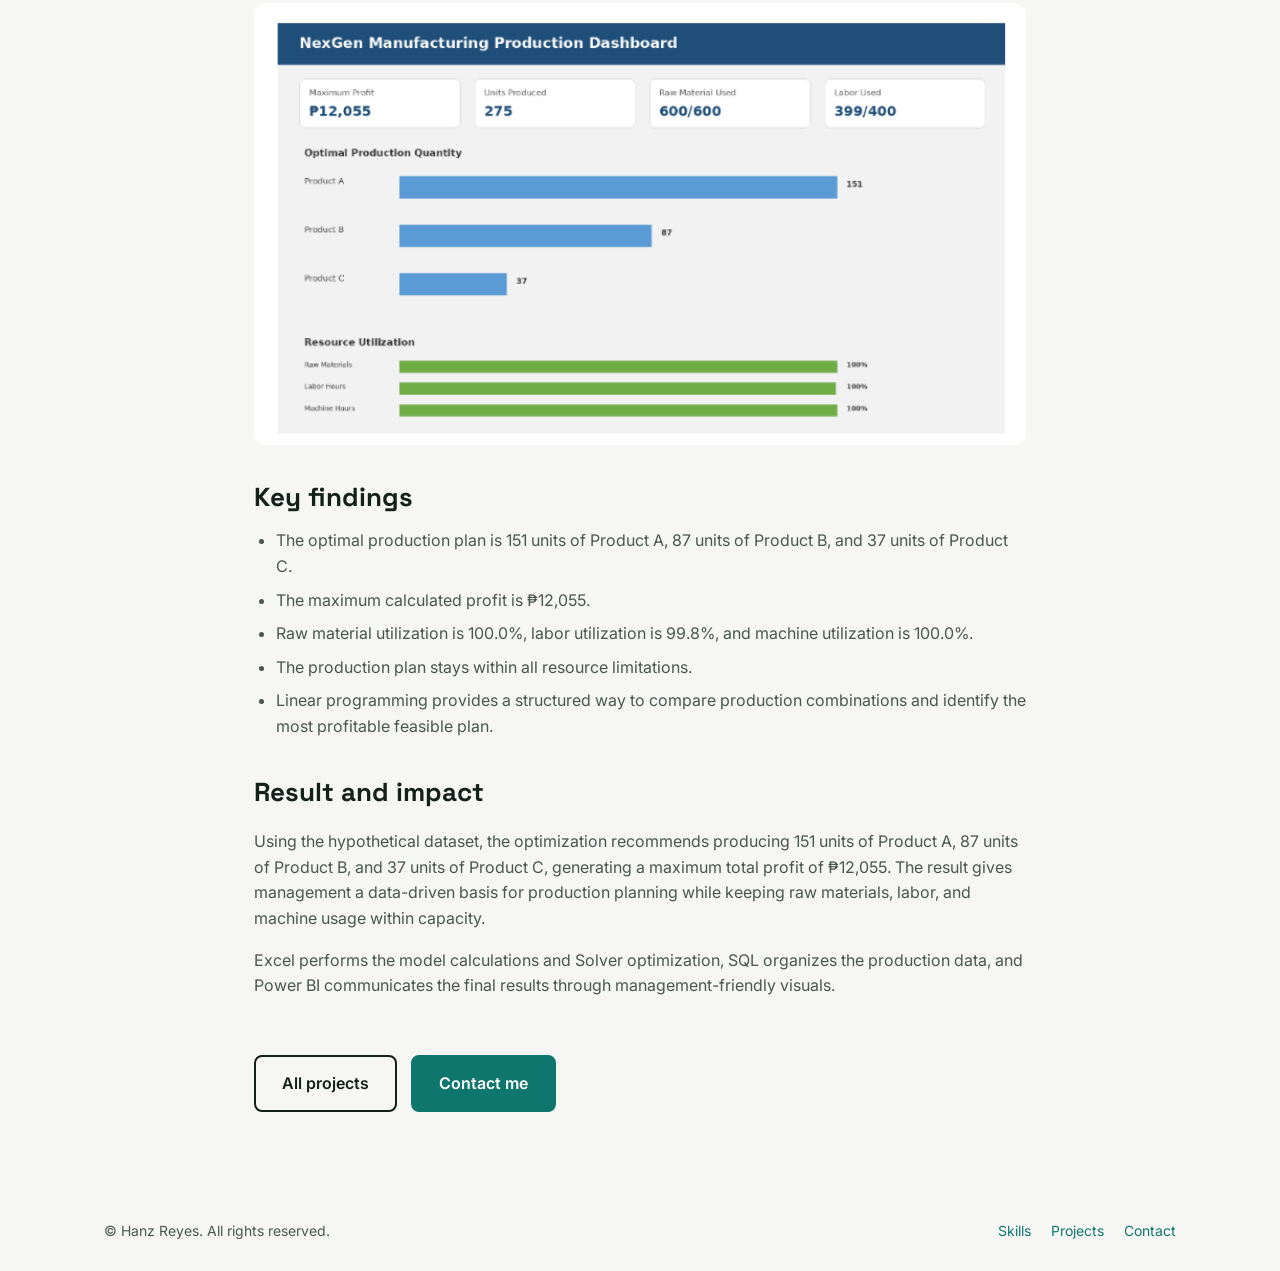
<file: project3.html>
<!DOCTYPE html>
<html lang="en">
<head>
  <meta charset="UTF-8">
  <meta name="viewport" content="width=device-width, initial-scale=1.0">
  <title>Project 3 | Hanz Reyes</title>
  <link rel="preconnect" href="https://fonts.googleapis.com">
  <link href="https://fonts.googleapis.com/css2?family=Inter:wght@400;500;600;700&family=Space+Grotesk:wght@600;700&display=swap" rel="stylesheet">
  <link rel="stylesheet" href="style.css">
</head>
<body>
  <header class="header">
    <a href="index.html" class="logo">Hanz Reyes</a>
    <nav class="navbar" aria-label="Main navigation">
      <a href="index.html#skills">Skills</a>
      <a href="index.html#projects" class="active">Projects</a>
      <a href="index.html#contact">Contact</a>
    </nav>
    <a href="index.html#contact" class="btn btn-sm">Contact me</a>
  </header>

  <main class="project-page">
    <a href="index.html#projects" class="back-link">&larr; Back to projects</a>

    <h1>NexGen Products Manufacturing Production Optimization</h1>
    <p class="lead">This project focuses on analyzing and determining the optimal combination and quantity of products that NexGen Manufacturing should produce to maximize its total profit while considering limited resources, such as raw materials, labor hours, and machine capacity.</p>

    <dl class="project-meta">
      <div><dt>Role</dt><dd> Business Consultant</dd></div>
      <div><dt>Tools</dt><dd>Excel, SQL, Power BI</dd></div>
      <div><dt>Timeline</dt><dd> 1 week </dd></div>
    </dl>

    <img class="project-cover" src="project3.jpg" alt="Project 3 dashboard preview">

    <section>
      <h2> The problem </h2>
      <p>NexGen Products Manufacturing needs to determine the optimal combination and quantity of products to manufacture. Production is limited by raw materials, labor hours, and machine capacity. The objective is to maximize total profit without exceeding any available resource.</p>
    </section>

    <section>
      <h2>The data</h2> 
      <img src="p3Data.png" alt="Describe the chart">
    </section>

    <section>
      <h2>My process</h2>
        <p>Step 1: Data Preparation in Excel</p>
        <img src="p3Step1.png" alt="Describe the chart">
        <p>The production data was entered into Excel and organized into a model containing resource requirements, profit per unit, production quantities, and total profit. The production quantity cells were treated as decision variables. These are the cells that the optimization process changes.</p>

        <p>Step 2: Linear Programming Model Development</p>
        <p>The decision variables are X₁ = Product A quantity, X₂ = Product B quantity, and X₃ = Product C quantity.</p>
        <p>Objective: Maximize Z = 40X₁ + 50X₂ + 45X₃</p>
      <img src="p3Step2.png" alt="Describe the chart">
        <p>The objective function converts production quantities into total profit. Each constraint calculates the total resource consumed by the production plan and prevents the model from exceeding available capacity.</p>

        <p>Step 3: Optimization Using Excel Solver</p>
        <img src="p3Step3.png" alt="Describe the chart">
        <p>Excel Solver was used to maximize the Total Profit cell by changing the three production quantity cells. The resource constraints were entered so that raw-material, labor, and machine usage could not exceed their available capacities. Simplex LP was selected because the objective and constraints are linear.</p>

        <p>Step 4: Data visualization</p>
        <p>The optimal production plan is Product A = 151 units, Product B = 87 units, and Product C = 37 units. This combination produces a maximum total profit of ₱12,055.</p>
        <img src="p3Step4.png" alt="Describe the chart">

        <p>Step 5: Resource Validation</p>
        <p>Raw materials used = 600 of 600 units; labor used = 399 of 400 hours; machine hours used = 500 of 500 hours. All three resources remain within their limits.</p>
        <img src="p3Step5.png" alt="Describe the chart">

        <p>SQL Data Preparation</p>
        <p>SQL was used to organize the production dataset in a structured table so the product requirements and profit information could be retrieved consistently for analysis.</p>
        <img src="p3Step6.png" alt="Describe the chart">

        <p>Step 7: Power BI Data Visualization</p>
        <p>The optimized production quantities and profit results were prepared for Power BI. The dashboard summarizes maximum profit, total units produced, product quantities, and resource utilization.</p>
        <img src="p3Step7.png" alt="Describe the chart">
    </section>

    <section>
      <h2>Key findings</h2>
      <ul>
        <li>The optimal production plan is 151 units of Product A, 87 units of Product B, and 37 units of Product C.</li>
        <li>The maximum calculated profit is ₱12,055.</li>
        <li>Raw material utilization is 100.0%, labor utilization is 99.8%, and machine utilization is 100.0%.</li>
        <li>The production plan stays within all resource limitations.</li>
        <li>Linear programming provides a structured way to compare production combinations and identify the most profitable feasible plan.</li>
      </ul>
    </section>

    <section>
      <h2>Result and impact</h2>
      <p>Using the hypothetical dataset, the optimization recommends producing 151 units of Product A, 87 units of Product B, and 37 units of Product C, generating a maximum total profit of ₱12,055. The result gives management a data-driven basis for production planning while keeping raw materials, labor, and machine usage within capacity.</p>
      <p>Excel performs the model calculations and Solver optimization, SQL organizes the production data, and Power BI communicates the final results through management-friendly visuals.</p>
    </section>

    <div class="project-nav">
      <a href="index.html#projects" class="btn btn-outline">All projects</a>
      <a href="index.html#contact" class="btn">Contact me</a>
    </div>
  </main>

  <footer class="footer">
    <p>&copy; Hanz Reyes. All rights reserved.</p>
    <ul>
      <li><a href="index.html#skills">Skills</a></li>
      <li><a href="index.html#projects">Projects</a></li>
      <li><a href="index.html#contact">Contact</a></li>
    </ul>
  </footer>
  <script src="script.js"></script>
</body>
</html>
</file>
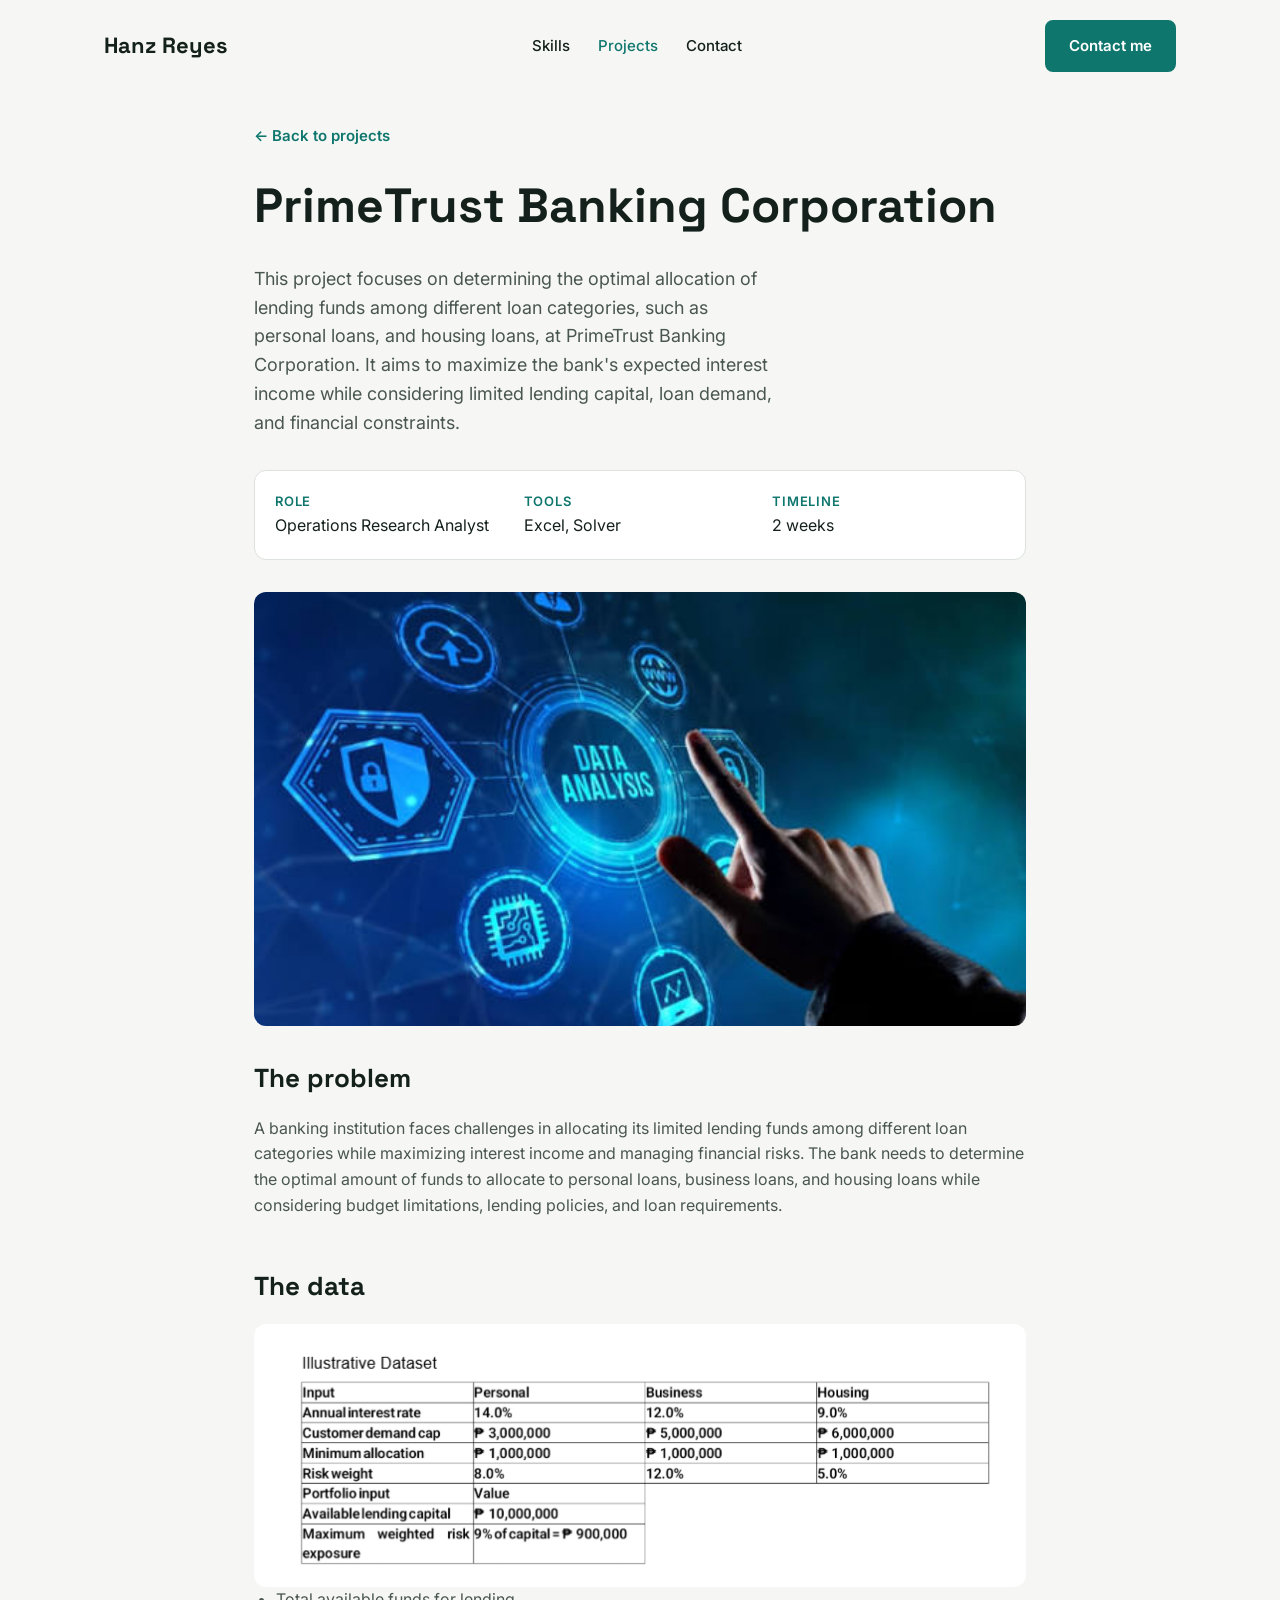
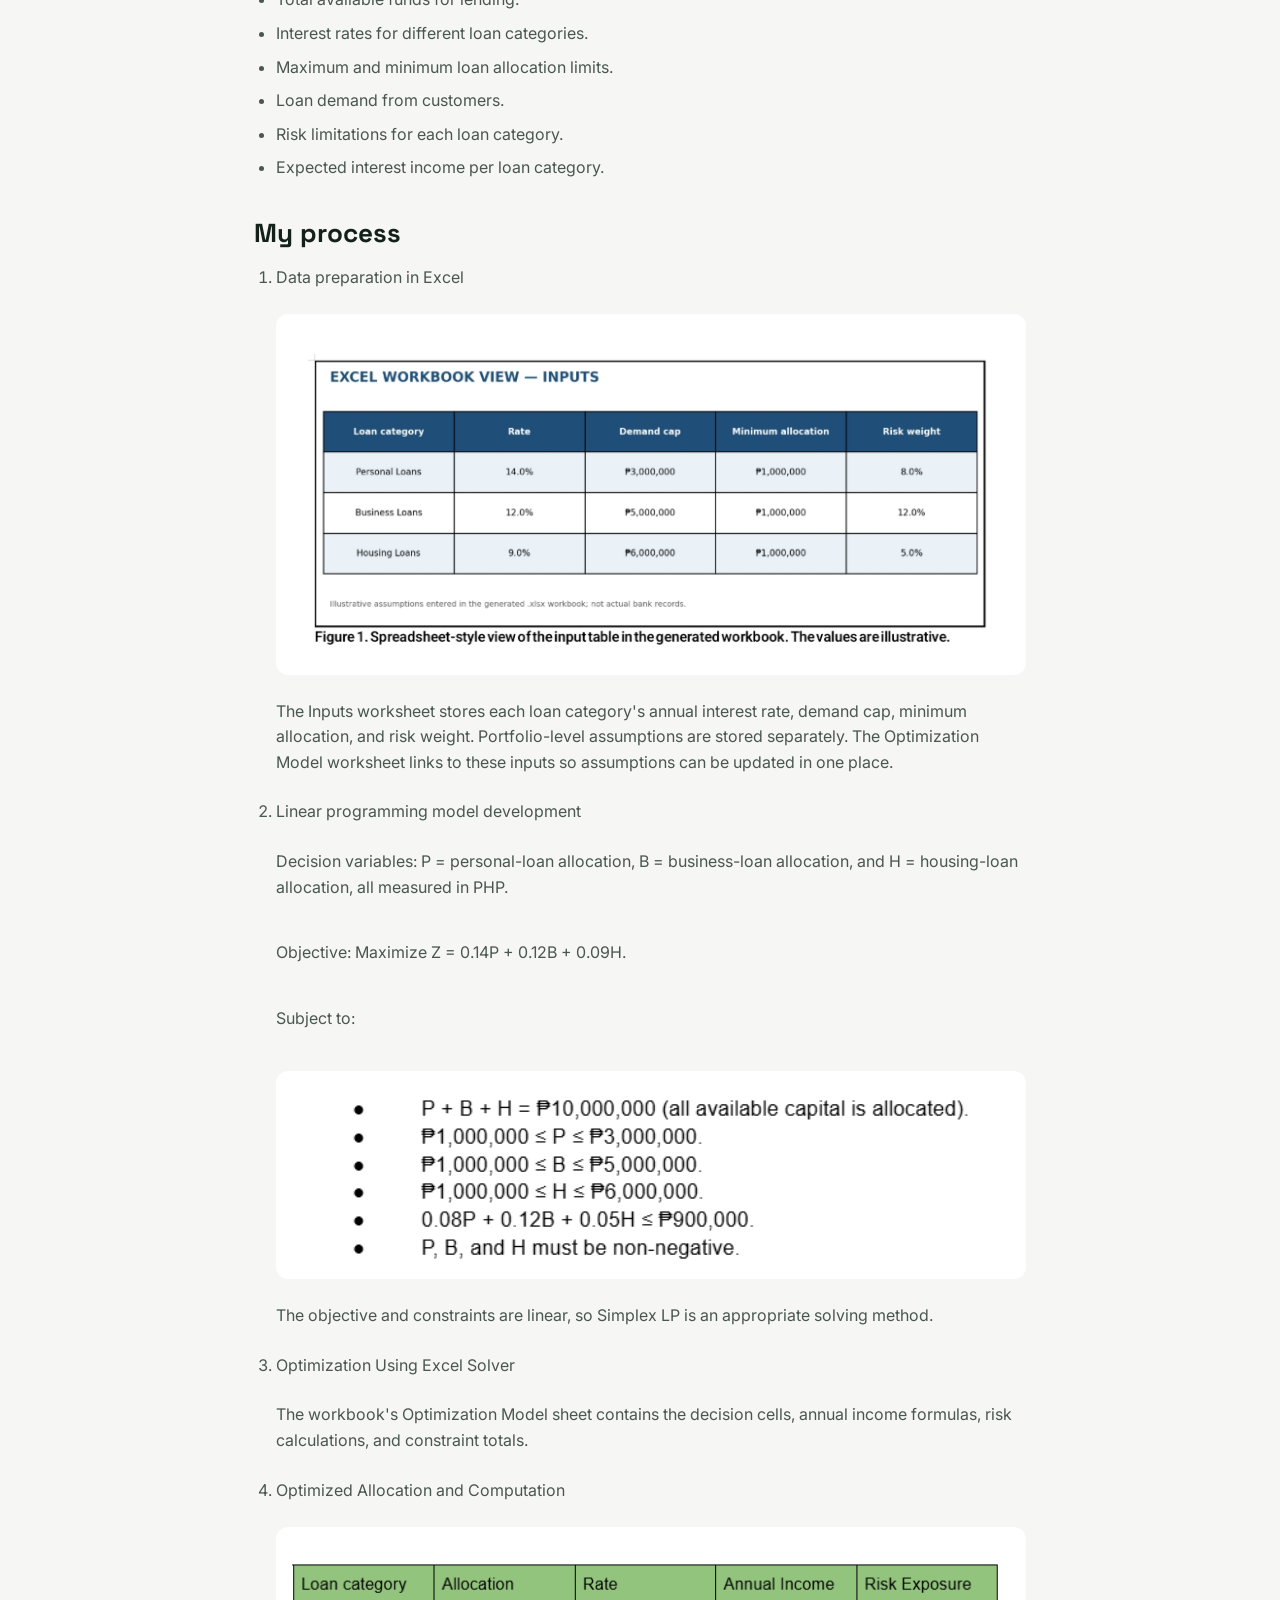
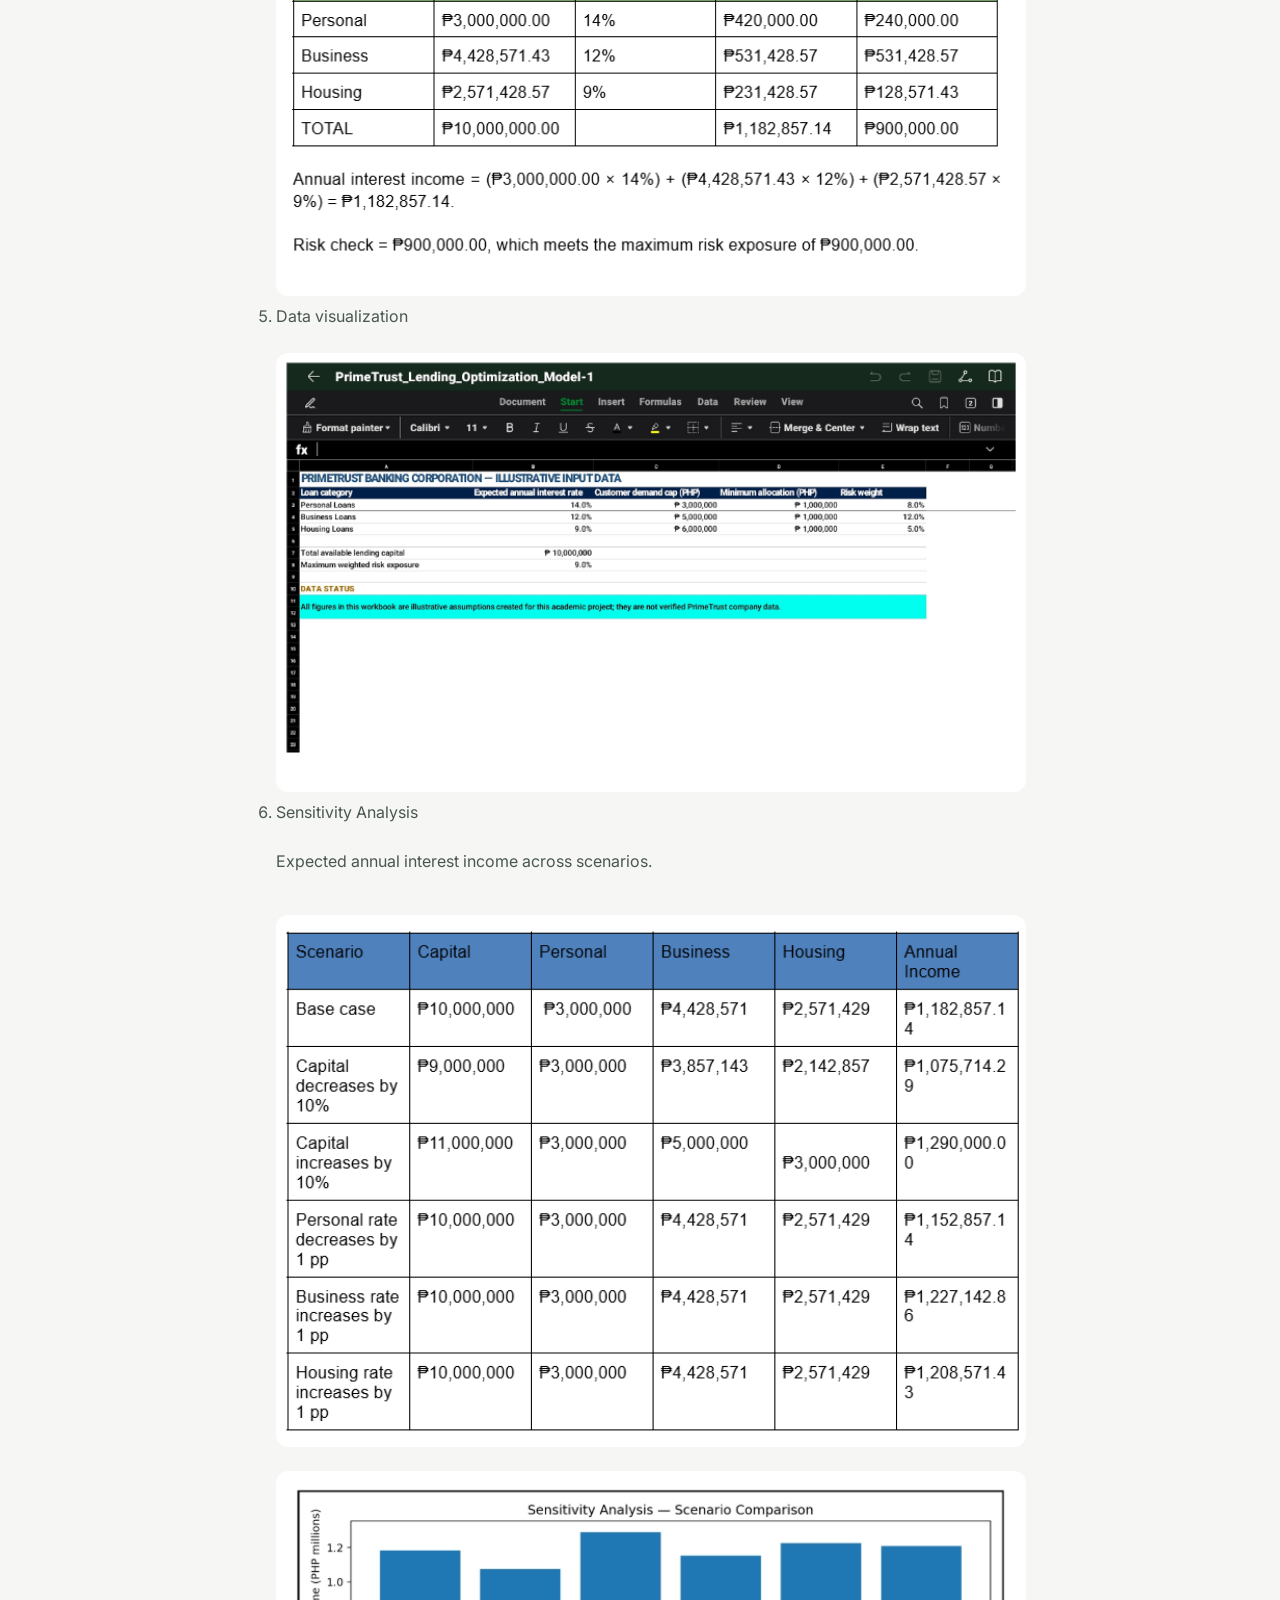
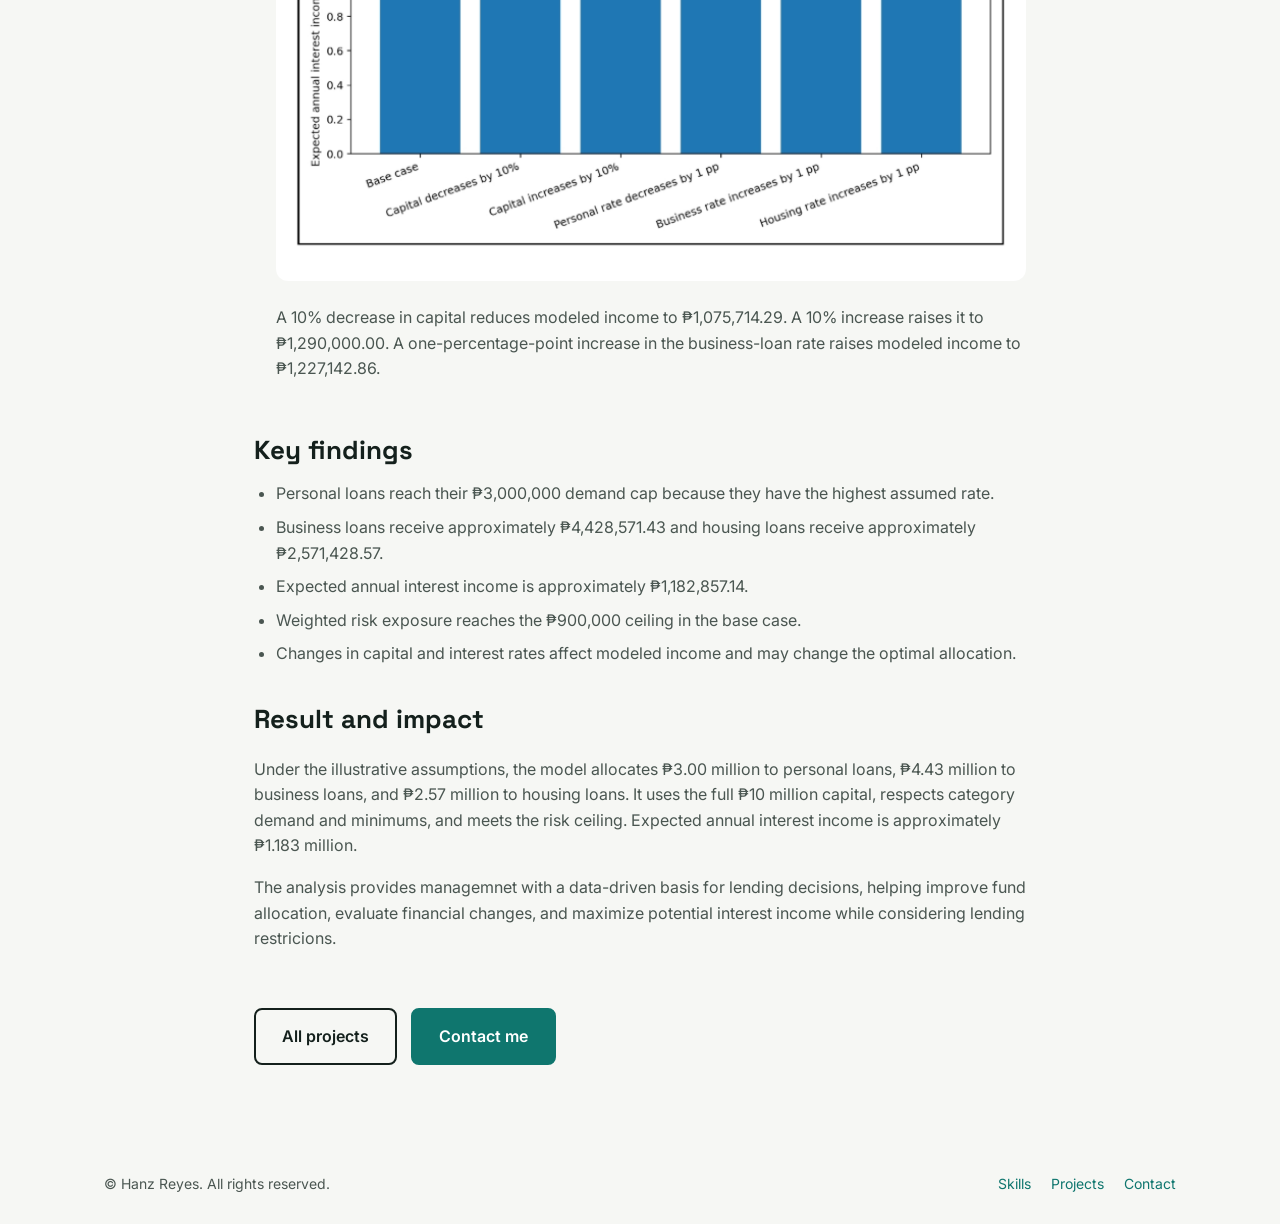
<file: project4.html>
<!DOCTYPE html>
<html lang="en">
<head>
  <meta charset="UTF-8">
  <meta name="viewport" content="width=device-width, initial-scale=1.0">
  <title>Project 4 | Hanz Reyes</title>
  <link rel="preconnect" href="https://fonts.googleapis.com">
  <link href="https://fonts.googleapis.com/css2?family=Inter:wght@400;500;600;700&family=Space+Grotesk:wght@600;700&display=swap" rel="stylesheet">
  <link rel="stylesheet" href="style.css">
</head>
<body>
  <header class="header">
    <a href="index.html" class="logo">Hanz Reyes</a>
    <nav class="navbar" aria-label="Main navigation">
      <a href="index.html#skills">Skills</a>
      <a href="index.html#projects" class="active">Projects</a>
      <a href="index.html#contact">Contact</a>
    </nav>
    <a href="index.html#contact" class="btn btn-sm">Contact me</a>
  </header>

  <main class="project-page">
    <a href="index.html#projects" class="back-link">&larr; Back to projects</a>

    <h1> PrimeTrust Banking Corporation </h1>
    <p class="lead"> This project focuses on determining the optimal allocation of lending funds among different loan categories, such as personal loans, and housing loans, at PrimeTrust Banking Corporation. It aims to maximize the bank's expected interest income while considering limited lending capital, loan demand, and financial constraints.  </p>

    <dl class="project-meta">
      <div><dt>Role</dt><dd> Operations Research Analyst </dd></div>
      <div><dt>Tools</dt><dd>Excel, Solver</dd></div>
      <div><dt>Timeline</dt><dd>2 weeks</dd></div>
    </dl>

    <img class="project-cover" src="project4.jpg" alt="Project 4 dashboard preview">

    <section>
      <h2>The problem</h2>
      <p> A banking institution faces challenges in allocating its limited lending funds among different loan categories while maximizing interest income and managing financial risks. The bank needs to determine the optimal amount of funds to allocate to personal loans, business loans, and housing loans while considering budget limitations, lending policies, and loan requirements. </p>
    </section>

    <section>
      <h2>The data</h2>
      <img src="p4data.png" alt="Describe the chart">
      <ul> 
        <li> Total available funds for lending.</li>
        <li> Interest rates for different loan categories.</li>
        <li> Maximum and minimum loan allocation limits. </li>
        <li> Loan demand from customers.</li>
        <li> Risk limitations for each loan category.</li>
        <li> Expected interest income per loan category.</li>
      </ul>
    </section>

    <section>
      <h2>My process</h2>
      <ol>
        <li> Data preparation in Excel</li>
        <img src="p4Step1.png" alt="Describe the chart">
        <p>The Inputs worksheet stores each loan category's annual interest rate, demand cap, minimum allocation, and risk weight. Portfolio-level assumptions are stored separately. The Optimization Model worksheet links to these inputs so assumptions can be updated in one place.</p>

        <li> Linear programming model development</li>
        <p>Decision variables: P = personal-loan allocation, B = business-loan allocation, and H = housing-loan allocation, all measured in PHP.</p>
        <p>Objective: Maximize Z = 0.14P + 0.12B + 0.09H.</p>
        <p>Subject to:</p>
        <img src="P4Step2.png" alt="Describe the chart">
        <p>The objective and constraints are linear, so Simplex LP is an appropriate solving method.</p>

        <li> Optimization Using Excel Solver</li>
        <p>The workbook's Optimization Model sheet contains the decision cells, annual income formulas, risk calculations, and constraint totals.</p>

        <li> Optimized Allocation and Computation</li>
        <img src="p4Step4.png" alt="Describe the chart">

        <li> Data visualization</li>
        <img src="p4Visual.png" alt="Describe the chart">

        <li>Sensitivity Analysis</li>
        <p>Expected annual interest income across scenarios.</p>
        <img src="p4Step5.1.png" alt="Describe the chart">
        <img src="p4Step5.png" alt="Describe the chart">
        <p>A 10% decrease in capital reduces modeled income to ₱1,075,714.29. A 10% increase raises it to ₱1,290,000.00. A one-percentage-point increase in the business-loan rate raises modeled income to ₱1,227,142.86.</p>
      </ol>
    </section>

    <section>
      <h2>Key findings</h2>
      <ul>
        <li> Personal loans reach their ₱3,000,000 demand cap because they have the highest assumed rate.</li>
        <li> Business loans receive approximately ₱4,428,571.43 and housing loans receive approximately ₱2,571,428.57.</li>
        <li> Expected annual interest income is approximately ₱1,182,857.14.</li>
        <li> Weighted risk exposure reaches the ₱900,000 ceiling in the base case.</li>
        <li> Changes in capital and interest rates affect modeled income and may change the optimal allocation.</li>
      </ul>
    </section>

    <section>
      <h2>Result and impact</h2>
      <p> Under the illustrative assumptions, the model allocates ₱3.00 million to personal loans, ₱4.43 million to business loans, and ₱2.57 million to housing loans. It uses the full ₱10 million capital, respects category demand and minimums, and meets the risk ceiling. Expected annual interest income is approximately ₱1.183 million.</p>
      <p> The analysis provides managemnet with a data-driven basis for lending decisions, helping improve fund allocation, evaluate financial changes, and maximize potential interest income while considering lending restricions.</p>
    </section>

    <div class="project-nav">
      <a href="index.html#projects" class="btn btn-outline">All projects</a>
      <a href="index.html#contact" class="btn">Contact me</a>
    </div>
  </main>

  <footer class="footer">
    <p>&copy; Hanz Reyes. All rights reserved.</p>
    <ul>
      <li><a href="index.html#skills">Skills</a></li>
      <li><a href="index.html#projects">Projects</a></li>
      <li><a href="index.html#contact">Contact</a></li>
    </ul>
  </footer>
  <script src="script.js"></script>
</body>
</html>
</file>
<file: style.css>
:root{
  --bg:#F6F7F4; --ink:#14201C; --muted:#4A5651; --line:#DDE2DF;
  --accent:#0F766E; --accent-dark:#115E59; --tint:#E4F0ED; --card:#FFFFFF;
  --dark:#14201C; --mint:#2DD4BF;
}
*{box-sizing:border-box}
html{scroll-behavior:smooth}
body{margin:0;font-family:Inter,system-ui,sans-serif;background:var(--bg);color:var(--ink);line-height:1.6}
a{color:var(--accent);text-decoration:none}
a:hover{color:var(--accent-dark)}
img{max-width:100%;display:block}
h1,h2,h3{margin:0}
h1,h2,.logo{font-family:"Space Grotesk",Inter,sans-serif}
.container{max-width:1120px;margin:0 auto;padding:0 24px}

/* Header */
.header{display:flex;flex-wrap:wrap;align-items:center;justify-content:space-between;gap:16px;max-width:1120px;margin:0 auto;padding:20px 24px}
.logo{font-weight:700;font-size:22px;color:var(--ink)}
.navbar{display:flex;flex-wrap:wrap;gap:28px;font-size:15px;font-weight:500}
.navbar a{color:var(--ink)}
.navbar a:hover,.navbar a.active{color:var(--accent)}

/* Buttons */
.btn{display:inline-block;background:var(--accent);color:#fff;padding:14px 26px;border-radius:8px;font-weight:600;border:2px solid var(--accent);cursor:pointer;font:inherit;font-weight:600}
.btn:hover{background:var(--accent-dark);border-color:var(--accent-dark);color:#fff}
.btn-outline{background:transparent;color:var(--ink);border-color:var(--ink)}
.btn-outline:hover{background:var(--ink);border-color:var(--ink);color:#fff}
.btn-sm{padding:12px 22px;font-size:15px}
.btn-group{display:flex;flex-wrap:wrap;gap:14px}

/* Hero */
.home{max-width:1120px;margin:0 auto;padding:64px 24px 88px;display:flex;flex-wrap:wrap;align-items:center;gap:56px}
.home-content{flex:1 1 440px;display:flex;flex-direction:column;gap:24px}
.eyebrow{margin:0;font-size:14px;font-weight:600;letter-spacing:.08em;text-transform:uppercase;color:var(--accent)}
.home h1{font-size:clamp(36px,5vw,56px);line-height:1.08}
.lead{margin:0;font-size:18px;color:var(--muted);max-width:520px}
.home-img{flex:1 1 340px}
.home-img img{width:100%;aspect-ratio:4/4;object-fit:cover;border-radius:16px;background:#DCE7E3}
.social-media{display:flex;gap:12px}
.social-media a{width:44px;height:44px;border:1px solid #C9D0CC;border-radius:50%;display:flex;align-items:center;justify-content:center;font-weight:700;font-size:14px;color:var(--ink)}
.social-media a:hover{border-color:var(--accent);color:var(--accent)}

/* Sections */
.heading{font-size:36px}
.skills{background:var(--card);padding:80px 24px}
.skills .container,.projects{display:flex;flex-direction:column;gap:40px}
.projects{max-width:1120px;margin:0 auto;padding:80px 24px}
.skills .container{padding:0}
.services-container,.projects-container{display:grid;grid-template-columns:repeat(auto-fit,minmax(290px,1fr));gap:24px}
.service-box{border:1px solid var(--line);border-radius:12px;padding:28px}
.service-box h3,.project-card h3{font-size:20px;margin-bottom:10px}
.service-box p{margin:0;color:var(--muted)}
.tools{display:flex;flex-wrap:wrap;gap:12px;align-items:center}
.tools strong{font-size:14px;color:var(--muted)}
.tag{background:var(--tint);color:#0B5B54;padding:6px 14px;border-radius:999px;font-weight:600;font-size:14px}

/* Projects */
.project-card{background:var(--card);border:1px solid var(--line);border-radius:12px;overflow:hidden;display:flex;flex-direction:column}
.project-card img{width:100%;height:180px;object-fit:cover;background:#DCE7E3}
.project-body{padding:24px}
.project-body p{margin:0 0 12px;color:var(--muted)}
.project-body a{font-weight:600}

/* Contact */
.contact{background:var(--dark);color:var(--bg);padding:80px 24px}
.contact-inner{max-width:720px;margin:0 auto;display:flex;flex-direction:column;gap:28px}
.contact p{margin:0;color:#C9D3CE}
.contact form{display:flex;flex-direction:column;gap:16px}
.row{display:flex;flex-wrap:wrap;gap:16px}
.field{flex:1 1 260px;display:flex;flex-direction:column;gap:6px}
.field label{font-size:14px;font-weight:600}
.field input,.field textarea{font:inherit;font-size:16px;border-radius:8px;border:1px solid #5C6B65;background:#fff;color:var(--ink);padding:12px 14px}
.field input{height:48px;padding:0 14px}
.field input:focus,.field textarea:focus{outline:3px solid var(--mint);outline-offset:1px}
.contact .btn{align-self:flex-start;background:var(--mint);border-color:var(--mint);color:#0B1B17;font-weight:700}
.contact .btn:hover{background:#5EEAD4;border-color:#5EEAD4}

/* Footer */
.footer{max-width:1120px;margin:0 auto;padding:28px 24px;display:flex;flex-wrap:wrap;justify-content:space-between;gap:12px;font-size:14px;color:var(--muted)}
.footer ul{display:flex;gap:20px;list-style:none;margin:0;padding:0}
.footer p{margin:0}

@media (max-width:600px){
  .navbar{gap:18px}
  .heading{font-size:30px}
}

/* Form status message (used by script.js) */
.form-status{min-height:1.5em;margin:0;font-size:15px;color:var(--mint)}
.form-status.error{color:#FCA5A5}

/* Clickable project cards */
.project-card{position:relative}
.project-body a::after{content:"";position:absolute;inset:0}
.project-card:hover{border-color:var(--accent);box-shadow:0 6px 20px rgba(20,32,28,.08)}
.project-body a:focus-visible::after{outline:3px solid var(--accent);outline-offset:-3px;border-radius:12px}

/* Project detail pages */
.project-page{max-width:820px;margin:0 auto;padding:32px 24px 80px;display:flex;flex-direction:column;gap:32px}
.project-page h1{font-size:clamp(32px,5vw,48px);line-height:1.1}
.project-page h2{font-size:26px;margin-bottom:10px}
.project-page section p,.project-page li{color:var(--muted)}
.project-page ul,.project-page ol{margin:0;padding-left:22px;display:flex;flex-direction:column;gap:8px}
.back-link{font-weight:600;font-size:15px}
.project-meta{display:grid;grid-template-columns:repeat(auto-fit,minmax(170px,1fr));gap:16px;margin:0;padding:20px;background:var(--card);border:1px solid var(--line);border-radius:12px}
.project-meta dt{font-size:13px;font-weight:600;letter-spacing:.06em;text-transform:uppercase;color:var(--accent)}
.project-meta dd{margin:2px 0 0;color:var(--ink)}
.project-cover{width:100%;aspect-ratio:16/9;object-fit:cover;border-radius:12px;background:#DCE7E3}
.project-page section img{width:100%;border-radius:12px;margin-top:16px}
.project-nav{display:flex;flex-wrap:wrap;gap:14px;padding-top:8px}
</file>
